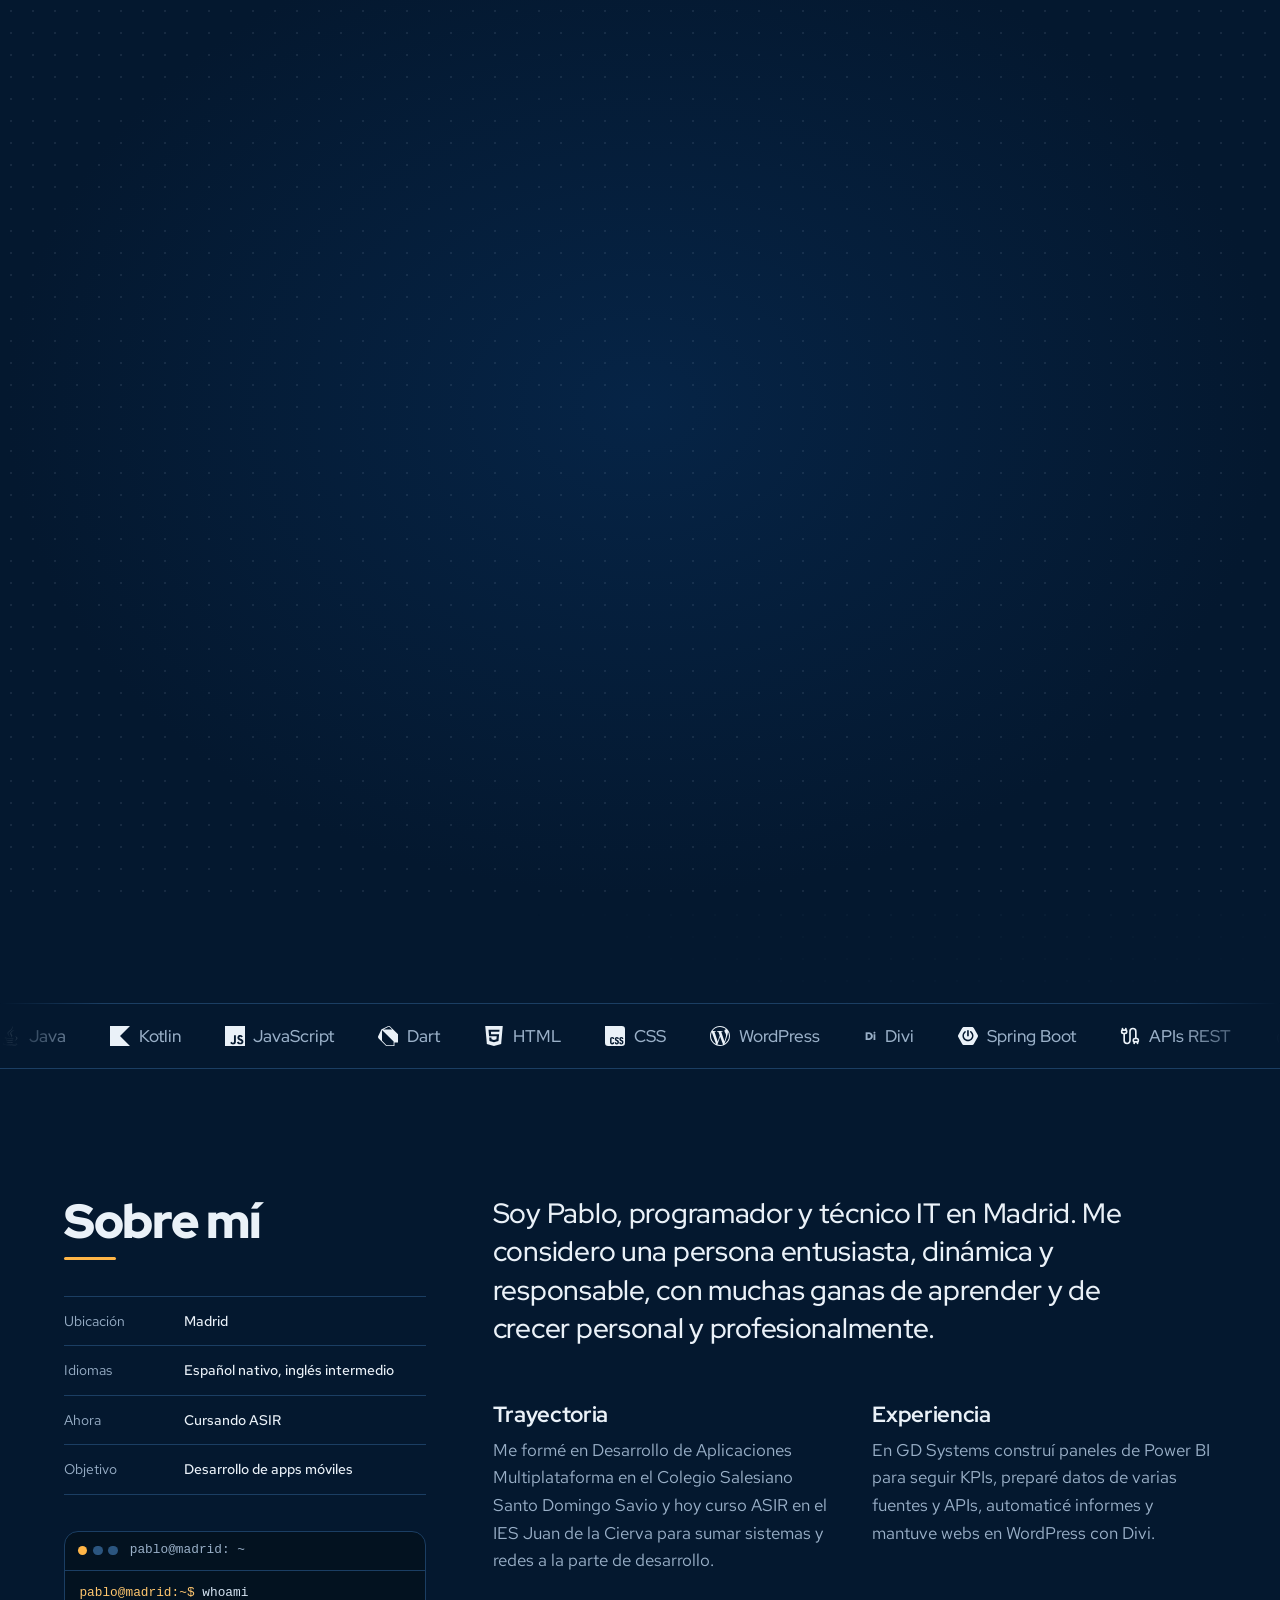
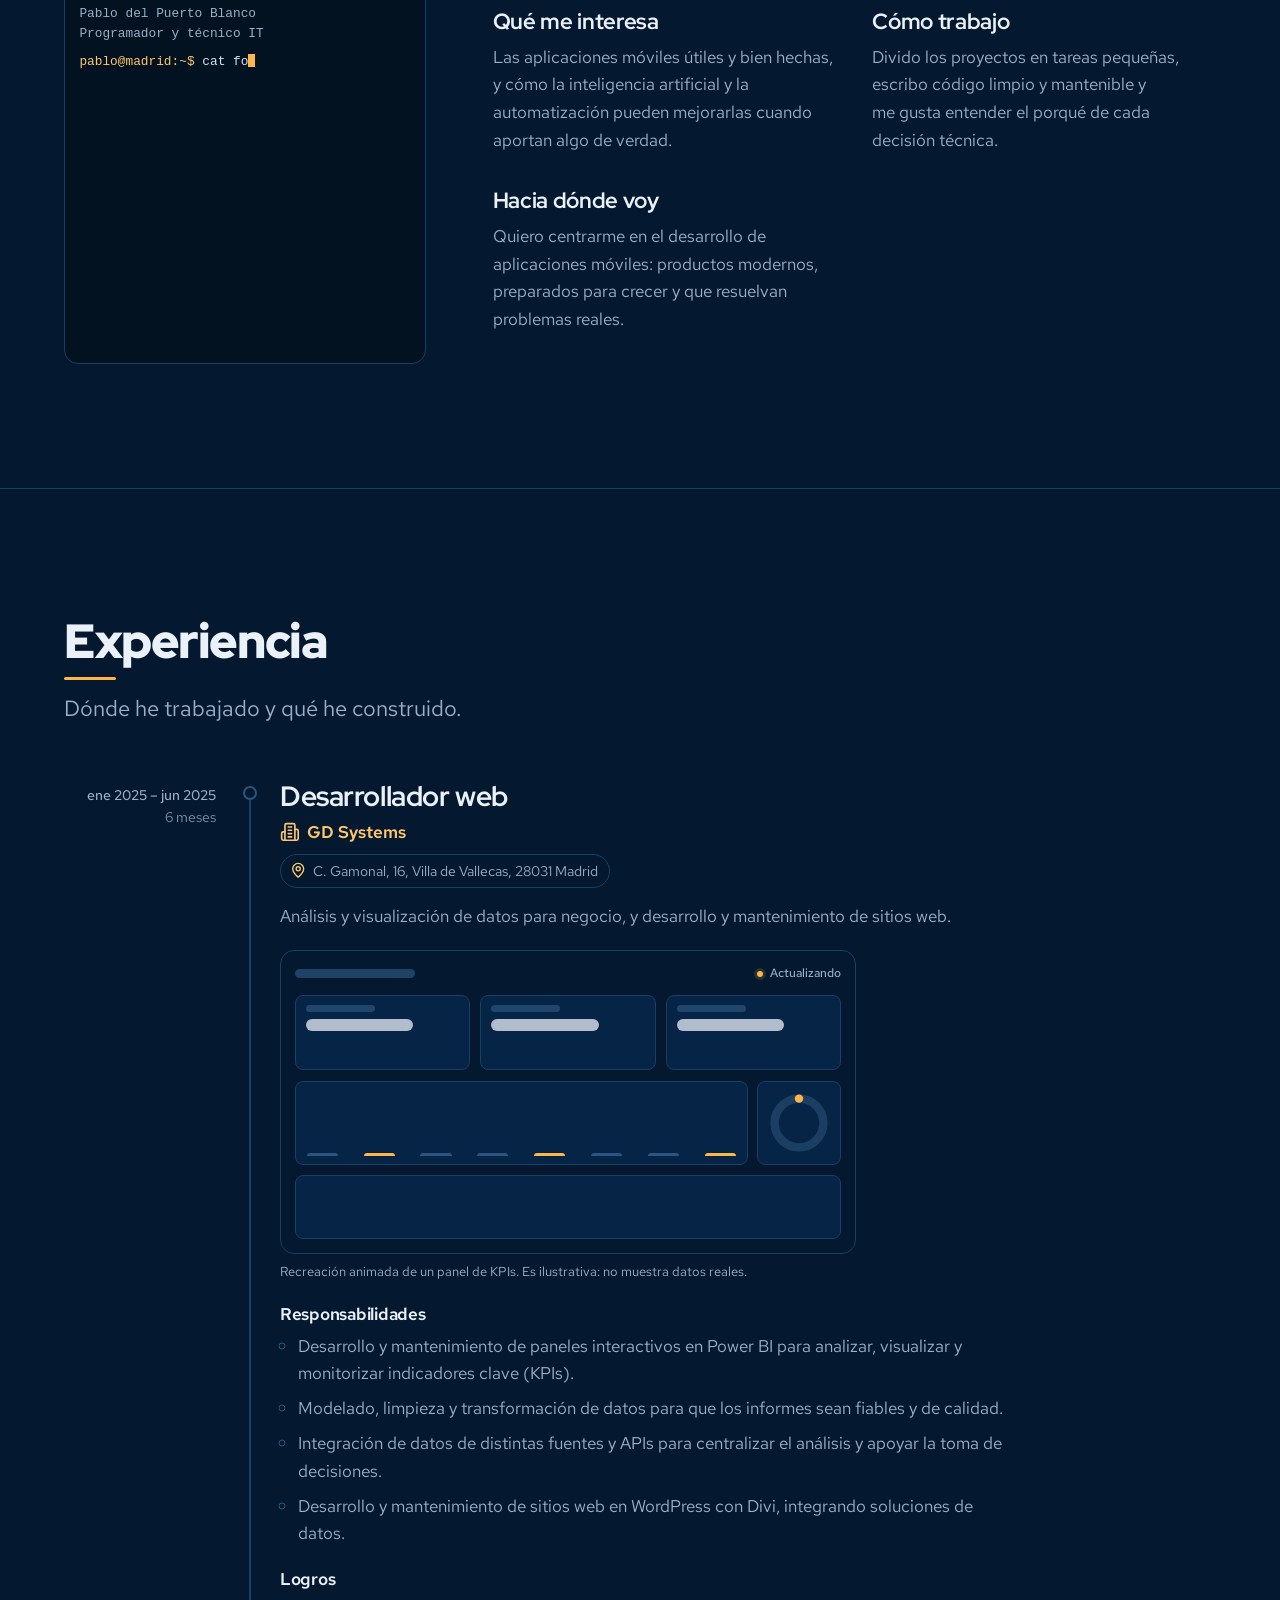
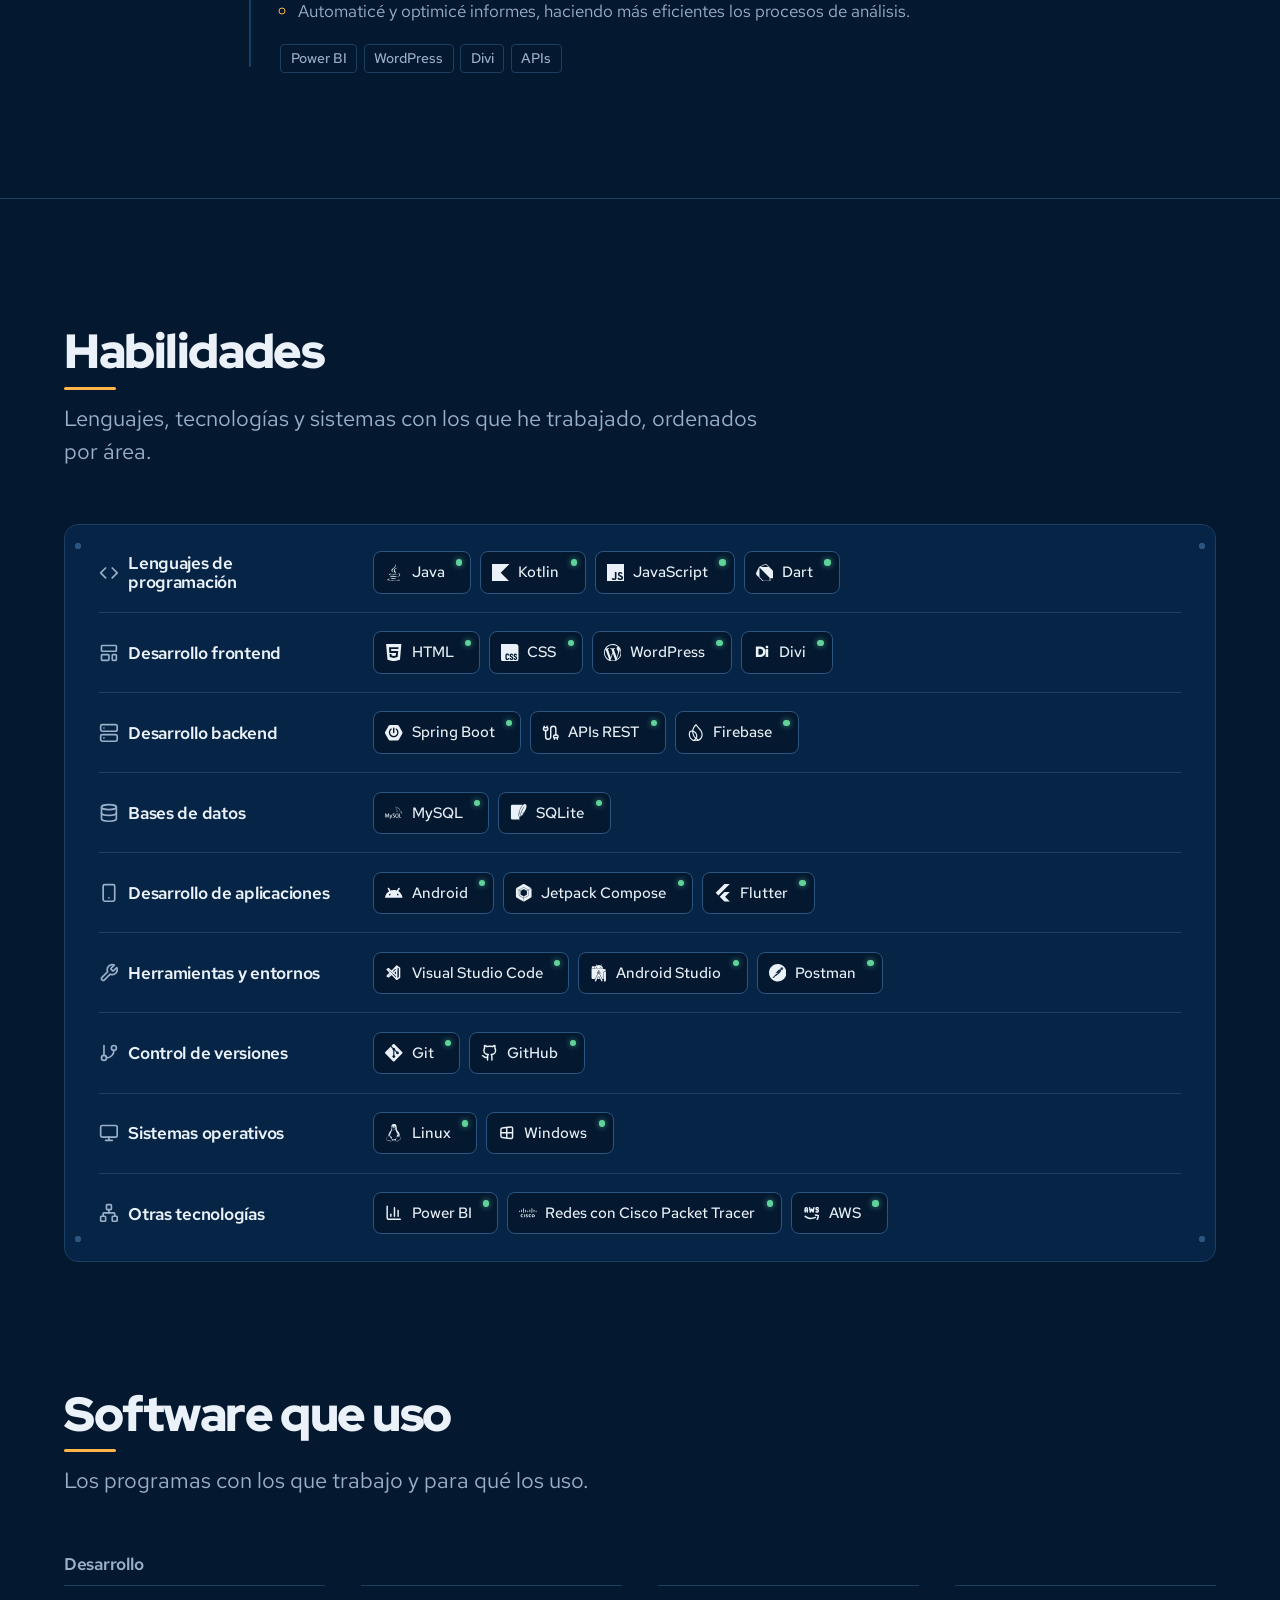
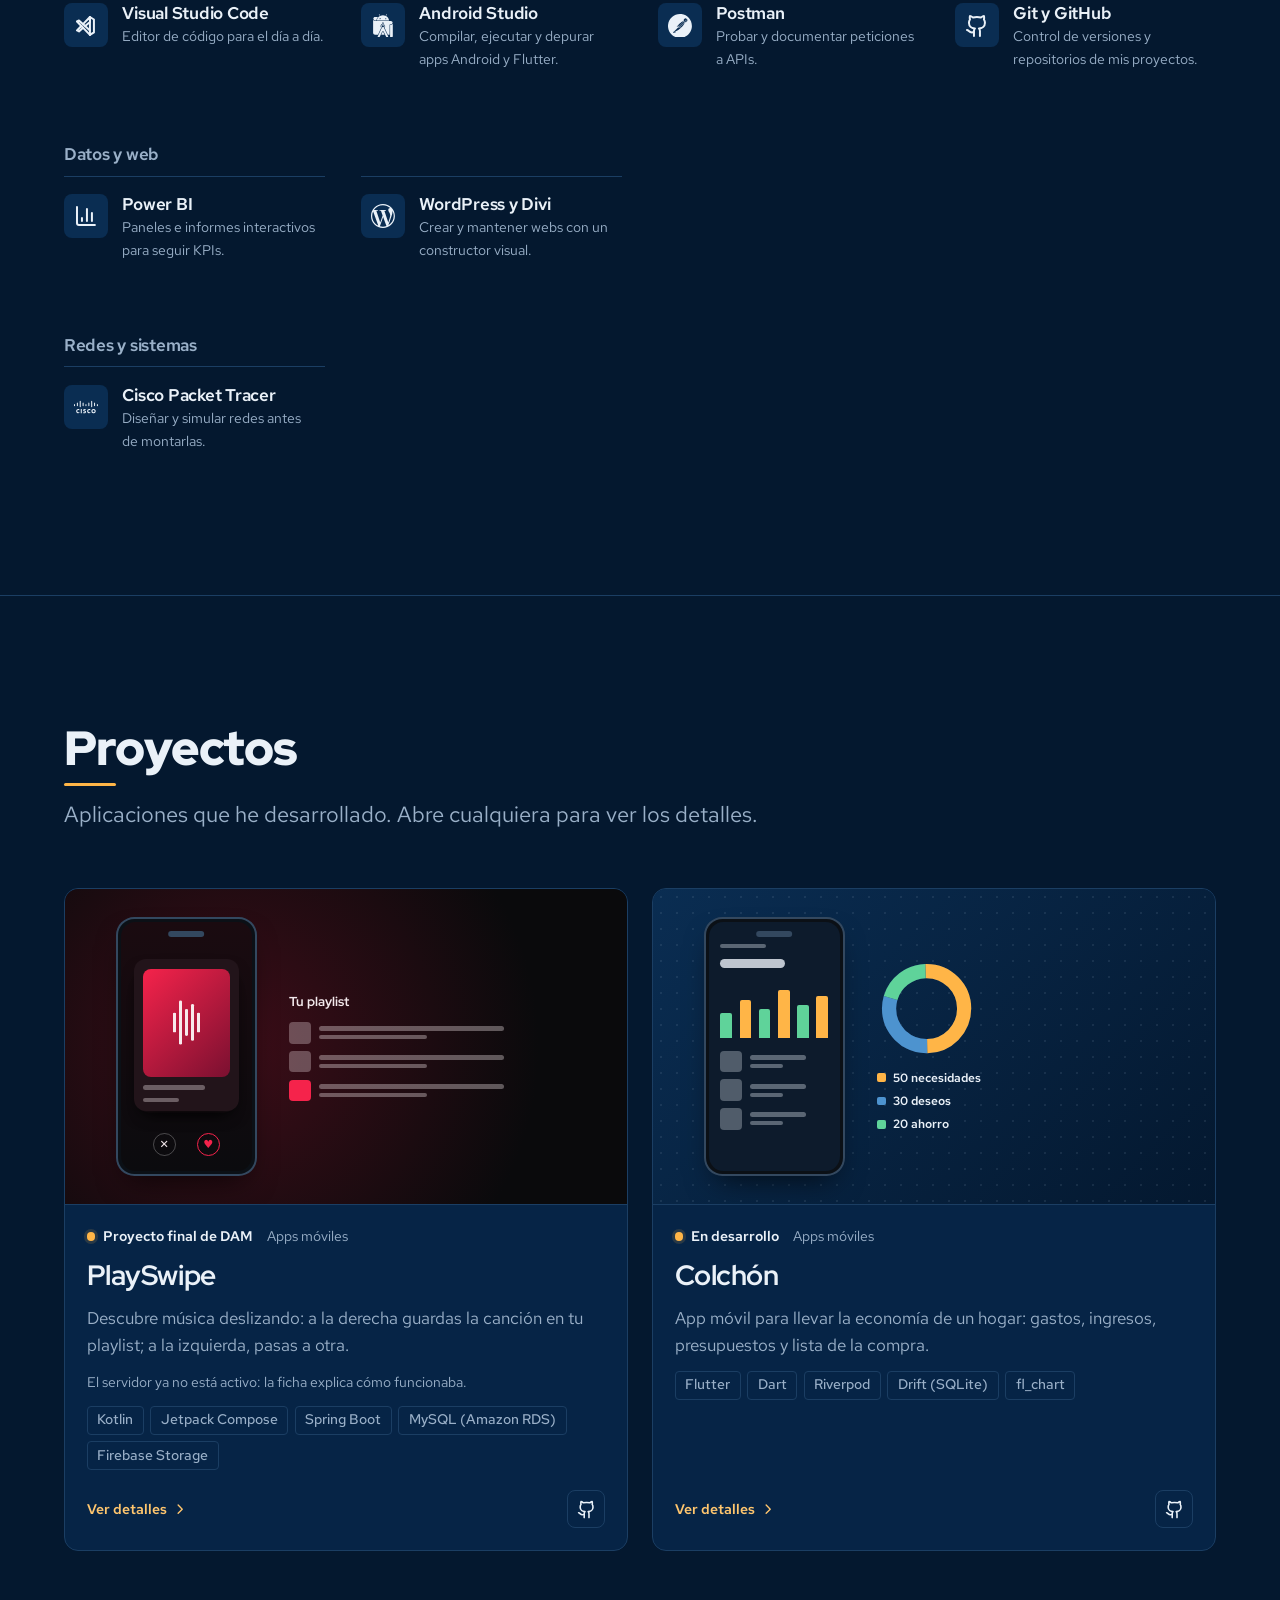
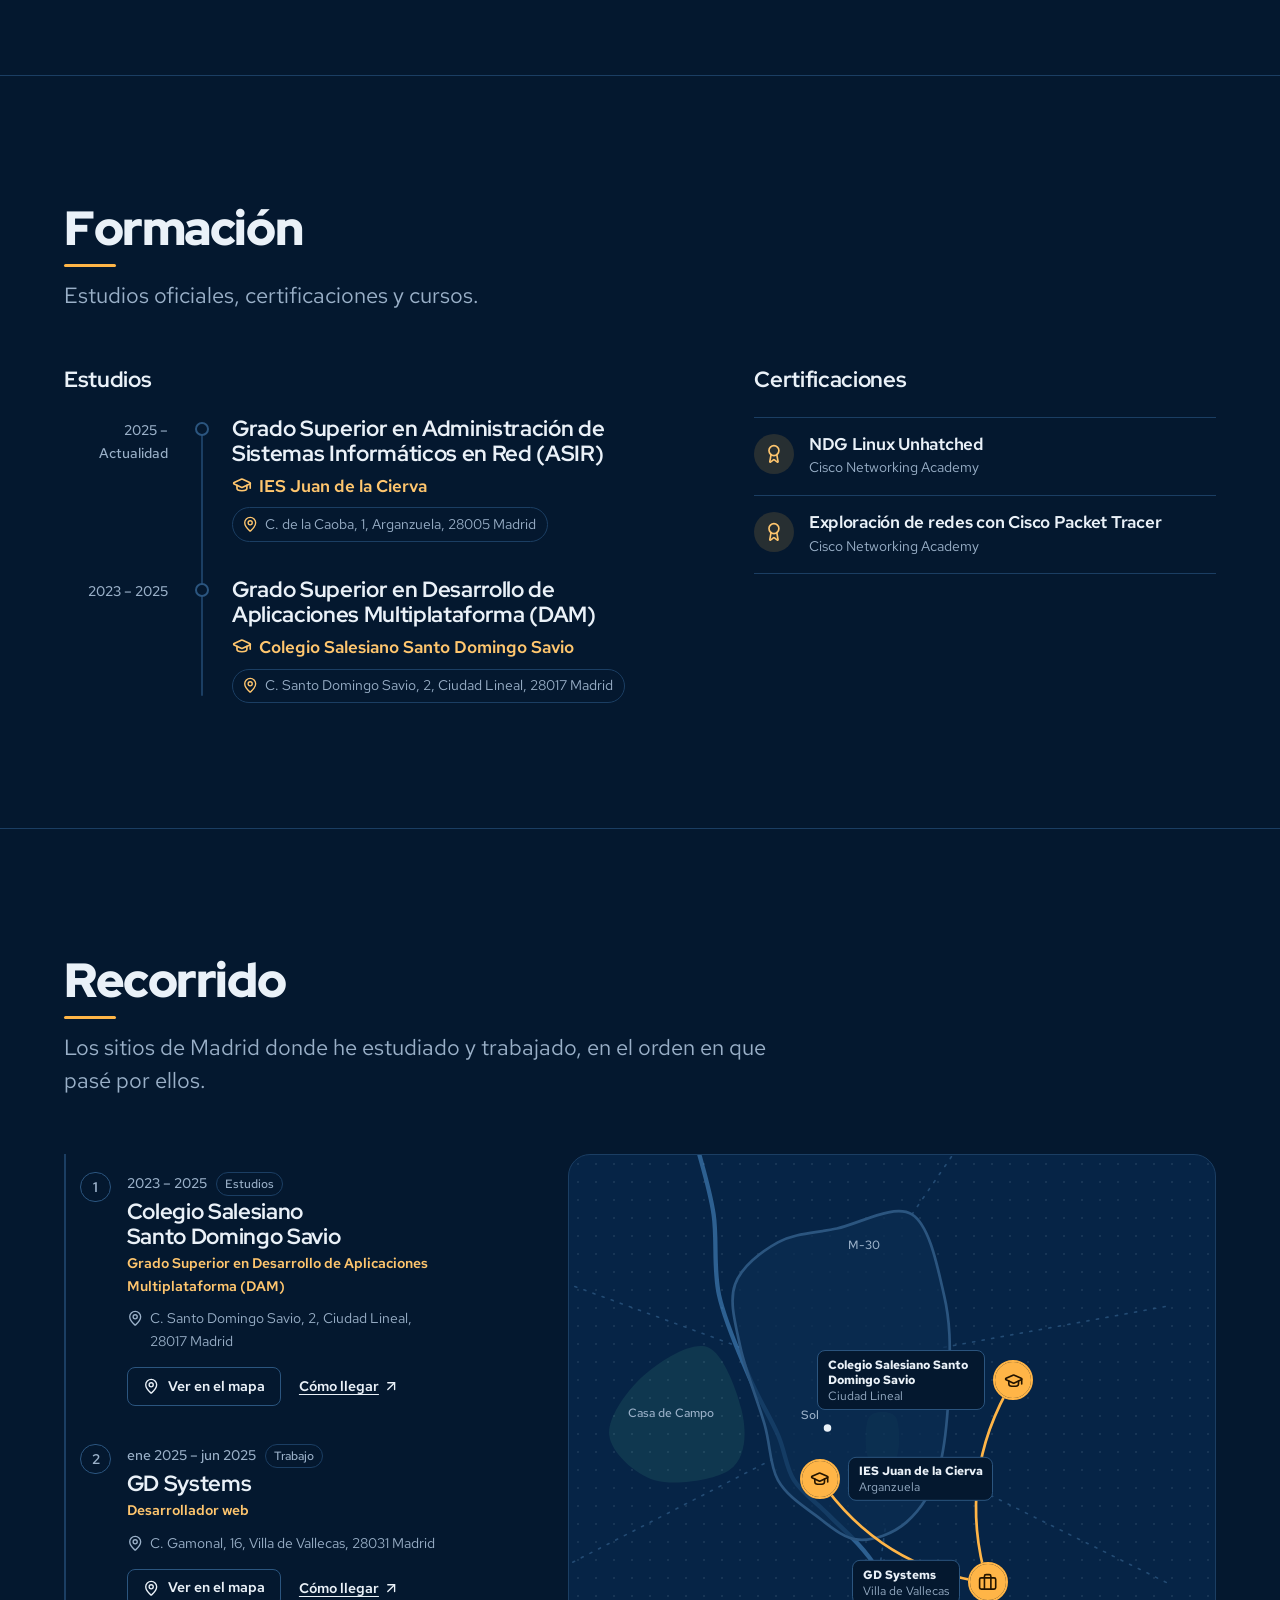
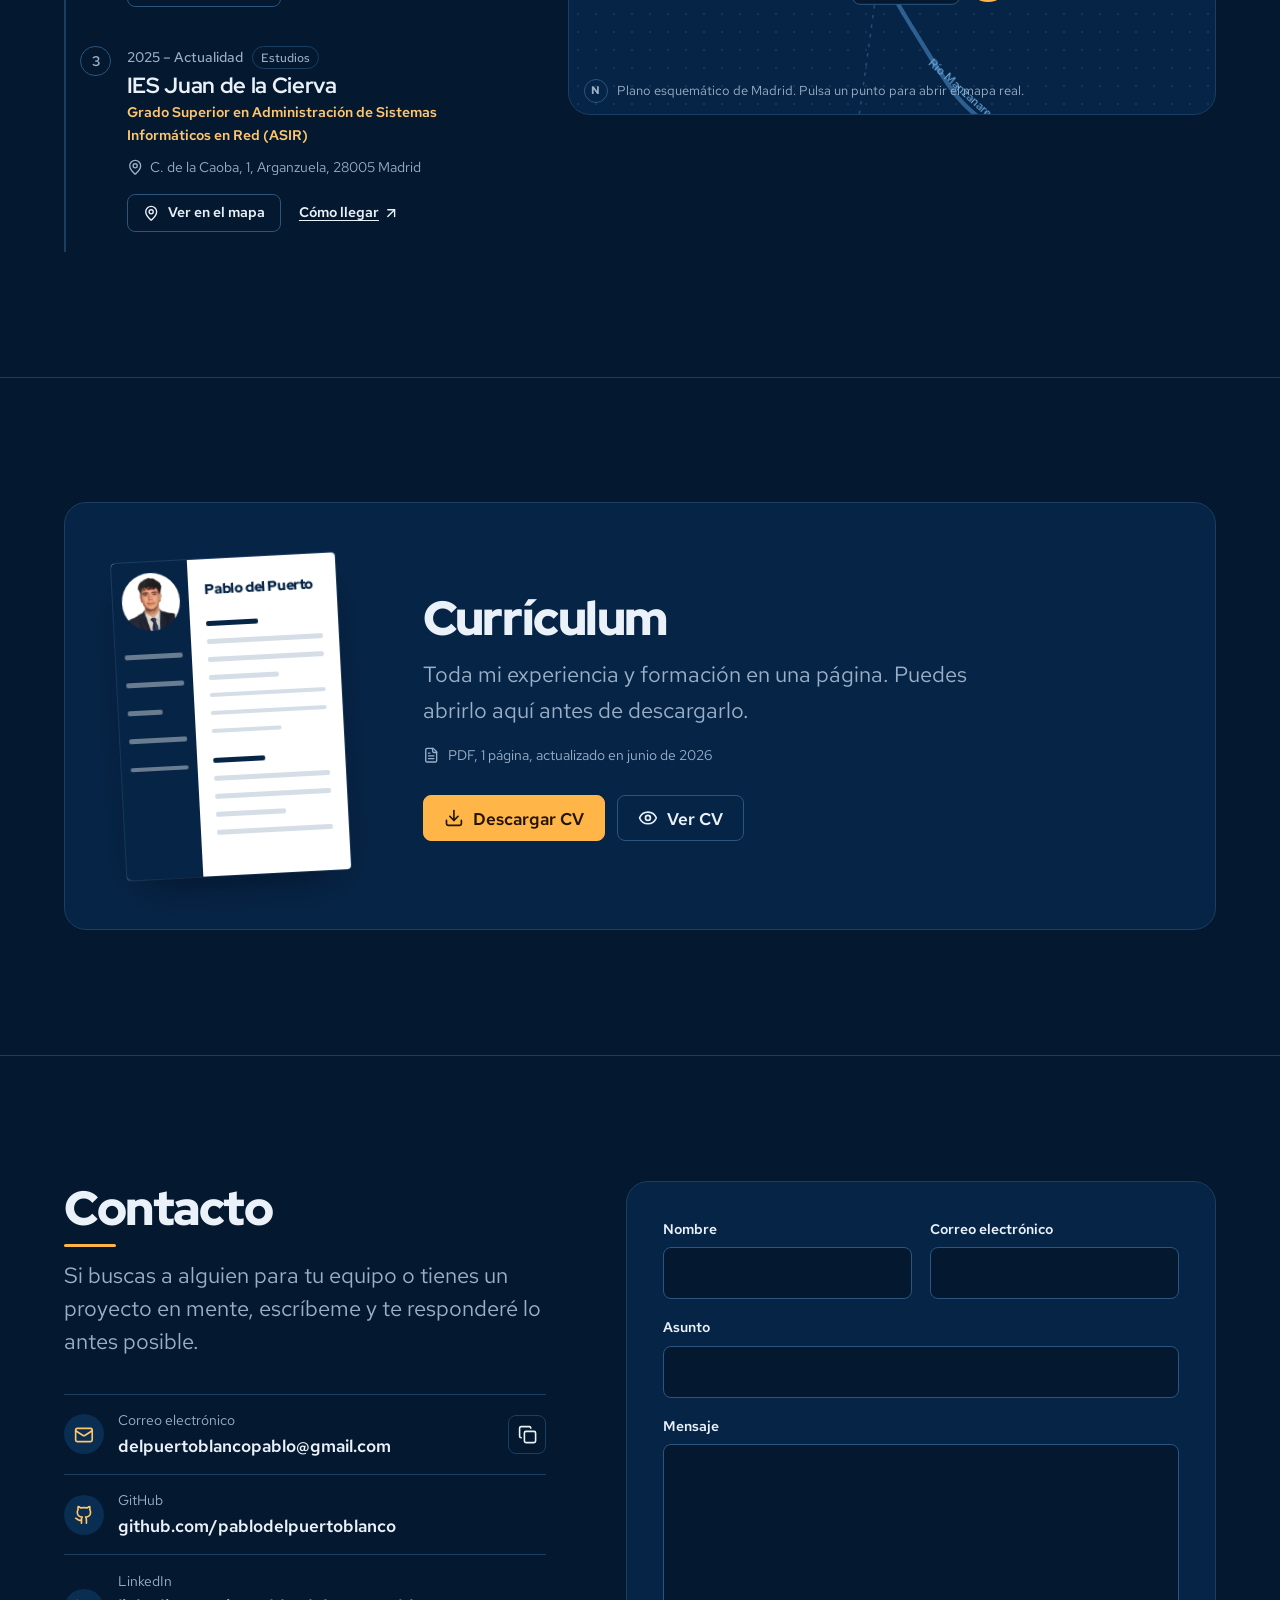
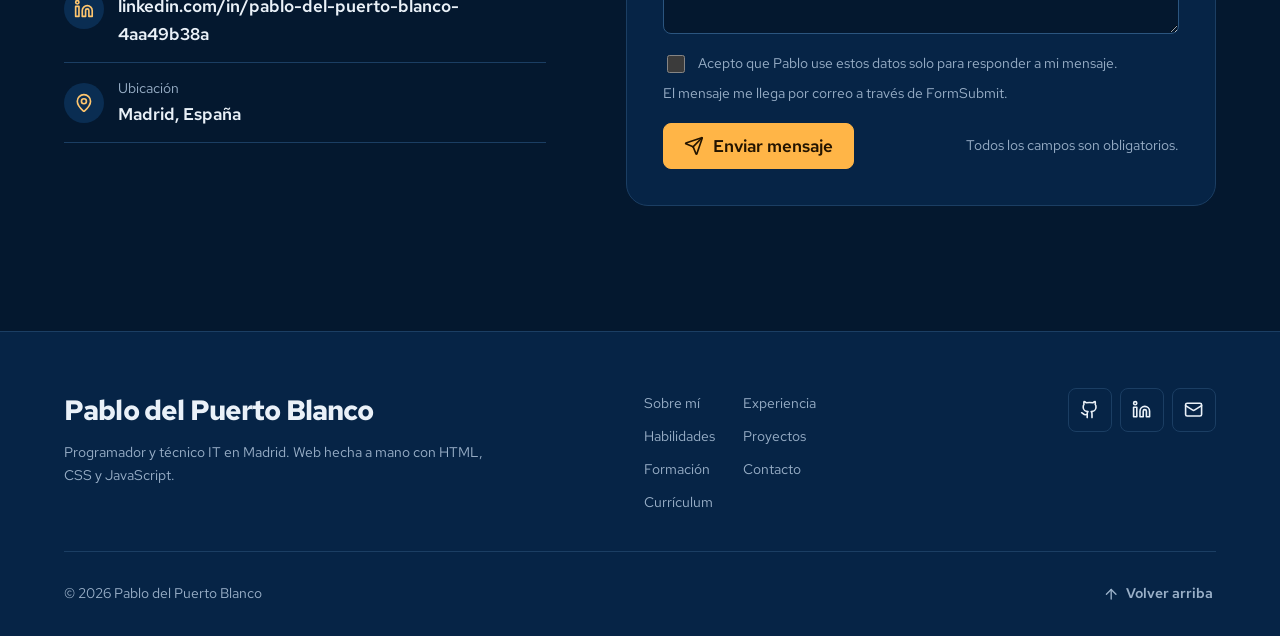
<file: index.html>
<!DOCTYPE html>
<html lang="es" data-theme="dark">
<head>
  <meta charset="utf-8">
  <meta name="viewport" content="width=device-width, initial-scale=1">

  <!-- SEO básico. Estos textos los leen Google y las vistas previas de LinkedIn/WhatsApp,
       que no ejecutan JavaScript, por eso viven aquí además de en data/portfolio.js. -->
  <title>Pablo del Puerto Blanco | Programador y técnico IT</title>
  <meta name="description" content="Portfolio de Pablo del Puerto Blanco, programador y técnico IT en Madrid. Desarrollo de aplicaciones, sistemas y redes, y análisis de datos con Power BI.">
  <meta name="author" content="Pablo del Puerto Blanco">
  <meta name="theme-color" content="#04182F" media="(prefers-color-scheme: dark)">
  <meta name="theme-color" content="#F4F7FB" media="(prefers-color-scheme: light)">
  <!-- Si cambias de dirección web, actualiza estas 3 URL, robots.txt, sitemap.xml y ajustes.urlSitio -->
  <link rel="canonical" href="https://pablodelpuertoblanco.github.io/">

  <meta property="og:type" content="profile">
  <meta property="og:locale" content="es_ES">
  <meta property="og:title" content="Pablo del Puerto Blanco | Programador y técnico IT">
  <meta property="og:description" content="Desarrollo de aplicaciones, sistemas y redes, y análisis de datos. Madrid.">
  <meta property="og:url" content="https://pablodelpuertoblanco.github.io/">
  <meta property="og:image" content="https://pablodelpuertoblanco.github.io/assets/img/og-image.png">
  <meta property="og:image:width" content="1200">
  <meta property="og:image:height" content="630">
  <meta name="twitter:card" content="summary_large_image">

  <link rel="icon" href="assets/img/favicon.svg" type="image/svg+xml">
  <link rel="icon" href="assets/img/favicon-32.png" sizes="32x32" type="image/png">
  <link rel="apple-touch-icon" href="assets/img/apple-touch-icon.png">

  <!-- Tipografía: Red Hat Display y Red Hat Text (Google Fonts). Ver README para alojarlas tú. -->
  <link rel="preconnect" href="https://fonts.googleapis.com">
  <link rel="preconnect" href="https://fonts.gstatic.com" crossorigin>
  <link rel="stylesheet" href="https://fonts.googleapis.com/css2?family=Red+Hat+Display:wght@500;700;900&family=Red+Hat+Text:ital,wght@0,400;0,500;0,600;1,400&display=swap">

  <link rel="stylesheet" href="css/tokens.css">
  <link rel="stylesheet" href="css/base.css">
  <link rel="stylesheet" href="css/components.css">
  <link rel="stylesheet" href="css/sections.css">
  <link rel="stylesheet" href="css/intro.css">
  <link rel="stylesheet" href="css/map.css">
  <link rel="stylesheet" href="css/animations.css">

  <link rel="modulepreload" href="js/main.js">
  <link rel="modulepreload" href="data/portfolio.js">

  <!-- Aplica el tema guardado antes de pintar, para evitar parpadeos -->
  <script>
    (function () {
      var root = document.documentElement;
      root.classList.add('js');
      try {
        var saved = localStorage.getItem('theme');
        if (saved === 'dark' || saved === 'light') root.dataset.theme = saved;
      } catch (e) { /* almacenamiento no disponible */ }
      if (location.protocol === 'file:') root.classList.add('is-file');
    })();
  </script>
  <script type="module" src="js/main.js"></script>
</head>
<body>
  <a class="skip-link" href="#contenido">Saltar al contenido</a>

  <div id="app"></div>

  <!-- Aviso si se abre el archivo con doble clic: los módulos JS necesitan un servidor -->
  <div class="file-notice" role="alert">
    <p><strong>Esta web necesita abrirse desde un servidor local.</strong></p>
    <p>Los navegadores bloquean los módulos de JavaScript al abrir el archivo con doble clic.
      Usa la extensión Live Server de VS Code o ejecuta <code>npx serve</code> en esta carpeta
      (más detalles en el README).</p>
  </div>

  <noscript>
    <div class="noscript">
      <h1>Pablo del Puerto Blanco</h1>
      <p>Programador y técnico IT en Madrid.</p>
      <p>
        <a href="cv/CV.pdf">Descargar CV (PDF)</a> ·
        <a href="https://www.linkedin.com/in/pablo-del-puerto-blanco-4aa49b38a/">LinkedIn</a> ·
        <a href="https://github.com/pablodelpuertoblanco">GitHub</a> ·
        <a href="mailto:delpuertoblancopablo@gmail.com">delpuertoblancopablo@gmail.com</a>
      </p>
      <p>Activa JavaScript para ver el portfolio completo.</p>
    </div>
  </noscript>
</body>
</html>
</file>
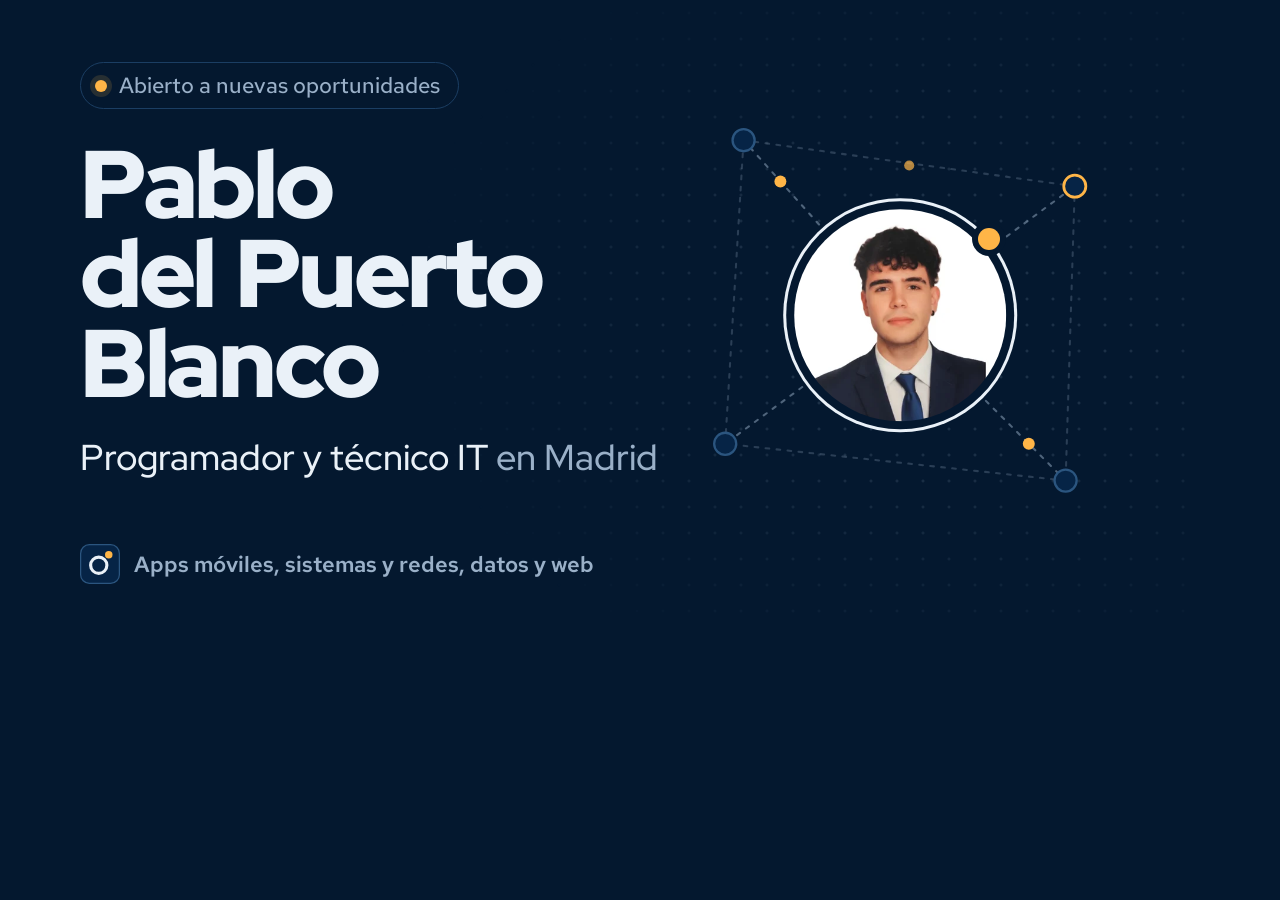
<file: extras/og-image.html>
<!DOCTYPE html>
<!-- Plantilla de la imagen para redes (assets/img/og-image.png, 1200x630).
     Para regenerarla: abre este archivo con Live Server, pon la ventana del
     navegador a 1200x630 (DevTools → modo dispositivo) y haz una captura. -->
<html lang="es" data-theme="dark">
<head>
  <meta charset="utf-8">
  <title>OG image</title>
  <link rel="stylesheet" href="https://fonts.googleapis.com/css2?family=Red+Hat+Display:wght@500;700;900&family=Red+Hat+Text:wght@500;600&display=swap">
  <link rel="stylesheet" href="../css/tokens.css">
  <style>
    html, body { margin: 0; }
    body {
      width: 1200px; height: 630px; overflow: hidden;
      background: var(--bg); color: var(--text);
      font-family: var(--font-text);
      position: relative;
    }
    .grid {
      position: absolute; inset: 0;
      background-image: radial-gradient(rgb(154 176 200 / 0.16) 1.2px, transparent 1.8px);
      background-size: 26px 26px;
      mask-image: radial-gradient(ellipse 60% 85% at 78% 50%, #000 25%, transparent 75%);
    }
    .text { position: absolute; left: 80px; top: 62px; width: 640px; }
    .status {
      display: inline-flex; align-items: center; gap: 12px;
      padding: 8px 18px 8px 14px; border: 1px solid var(--line); border-radius: 999px;
      color: var(--muted); font-size: 22px; font-weight: 500;
    }
    .led { width: 12px; height: 12px; border-radius: 50%; background: var(--amber); box-shadow: 0 0 0 5px var(--amber-soft); }
    h1 {
      margin: 30px 0 0; font-family: var(--font-display); font-weight: 900;
      font-size: 96px; line-height: 0.93; letter-spacing: -0.035em; word-spacing: 0.06em;
    }
    .role { margin-top: 26px; font-family: var(--font-display); font-size: 36px; font-weight: 500; }
    .role span { color: var(--muted); }
    .bar { position: absolute; left: 80px; bottom: 46px; display: flex; align-items: center; gap: 14px; color: var(--muted); font-size: 22px; font-weight: 600; }
    .bar svg { width: 40px; height: 40px; }
    .topo { position: absolute; right: 70px; top: 85px; width: 460px; height: 460px; }
    .topo svg.links { position: absolute; inset: 0; }
    .photo {
      position: absolute; left: 50%; top: 50%; width: 46%; aspect-ratio: 1; transform: translate(-50%, -50%);
      border-radius: 50%; background: #fff url("../assets/img/avatar.webp") center / cover;
      box-shadow: 0 0 0 8px var(--bg), 0 0 0 11px var(--avatar-ring);
    }
    .core-led { position: absolute; left: 67%; top: 31%; width: 22px; height: 22px; border-radius: 50%; background: var(--amber); box-shadow: 0 0 0 6px var(--bg); }
    .pkt { fill: var(--amber); }
  </style>
</head>
<body>
  <div class="grid"></div>
  <div class="text">
    <div class="status"><span class="led"></span>Abierto a nuevas oportunidades</div>
    <h1>Pablo<br>del Puerto Blanco</h1>
    <p class="role">Programador y técnico IT <span>en Madrid</span></p>
  </div>
  <div class="bar">
    <svg viewBox="0 0 64 64" aria-hidden="true"><rect x="1" y="1" width="62" height="62" rx="14" fill="#062446" stroke="#2b557f" stroke-width="2"/><circle cx="30" cy="34" r="13" fill="none" stroke="#eaf1f8" stroke-width="5"/><circle cx="46" cy="17" r="6" fill="#ffb547"/></svg>
    Apps móviles, sistemas y redes, datos y web
  </div>
  <div class="topo">
    <svg class="links" viewBox="0 0 100 100" preserveAspectRatio="none">
      <g stroke="#9ab0c8" stroke-opacity="0.5" stroke-width="0.45" stroke-dasharray="0.8 1.6" stroke-linecap="round">
        <line x1="50" y1="50" x2="16" y2="12"/><line x1="50" y1="50" x2="88" y2="22"/>
        <line x1="50" y1="50" x2="86" y2="86"/><line x1="50" y1="50" x2="12" y2="78"/>
        <line x1="16" y1="12" x2="88" y2="22" stroke-opacity="0.25"/><line x1="88" y1="22" x2="86" y2="86" stroke-opacity="0.25"/>
        <line x1="86" y1="86" x2="12" y2="78" stroke-opacity="0.25"/><line x1="12" y1="78" x2="16" y2="12" stroke-opacity="0.25"/>
      </g>
      <circle class="pkt" cx="24" cy="21" r="1.3"/><circle class="pkt" cx="78" cy="78" r="1.3"/><circle class="pkt" cx="52" cy="17.5" r="1.1" opacity="0.7"/>
      <circle cx="16" cy="12" r="2.4" fill="#062446" stroke="#2b557f" stroke-width="0.5"/>
      <circle cx="88" cy="22" r="2.4" fill="#062446" stroke="#ffb547" stroke-width="0.6"/>
      <circle cx="86" cy="86" r="2.4" fill="#062446" stroke="#2b557f" stroke-width="0.5"/>
      <circle cx="12" cy="78" r="2.4" fill="#062446" stroke="#2b557f" stroke-width="0.5"/>
    </svg>
    <div class="photo"></div>
    <div class="core-led"></div>
  </div>
</body>
</html>
</file>
<file: css/tokens.css>
/* =============================================================================
   TOKENS DE DISEÑO
   Colores, tipografía, espaciado y movimiento. Cambia aquí la identidad visual.
   El marino es el mismo del CV (#062446) para que web y PDF formen una sola marca.
   El ámbar es el color de los LED de actividad de un switch.
   ========================================================================== */

:root {
  /* Tipografía */
  --font-display: "Red Hat Display", "Inter Display", "Inter", system-ui, -apple-system, "Segoe UI", Roboto, sans-serif;
  --font-text: "Red Hat Text", "Inter", system-ui, -apple-system, "Segoe UI", Roboto, sans-serif;

  /* Escala tipográfica (tercera mayor, fluida) */
  --step--1: clamp(0.83rem, 0.81rem + 0.1vw, 0.89rem);
  --step-0: clamp(1rem, 0.97rem + 0.15vw, 1.08rem);
  --step-1: clamp(1.2rem, 1.14rem + 0.3vw, 1.38rem);
  --step-2: clamp(1.44rem, 1.33rem + 0.55vw, 1.78rem);
  --step-3: clamp(1.73rem, 1.54rem + 0.95vw, 2.3rem);
  --step-4: clamp(2.07rem, 1.74rem + 1.6vw, 3.05rem);
  --step-hero: clamp(2.7rem, 1.6rem + 5.2vw, 6rem);

  /* Espaciado */
  --space-2xs: 0.25rem;
  --space-xs: 0.5rem;
  --space-s: 0.75rem;
  --space-m: 1rem;
  --space-l: 1.5rem;
  --space-xl: 2.25rem;
  --space-2xl: 3.5rem;
  --space-section: clamp(4.5rem, 3rem + 6vw, 8rem);

  /* Layout */
  --container: 72rem;
  --gutter: clamp(1.15rem, 0.6rem + 2.4vw, 2.5rem);
  --measure: 66ch;

  /* Radios: jerarquía, no un radio único para todo */
  --radius-xs: 4px;
  --radius-s: 8px;
  --radius-m: 14px;
  --radius-l: 22px;

  /* Movimiento */
  --ease-out: cubic-bezier(0.22, 1, 0.36, 1);
  --dur-fast: 160ms;
  --dur: 280ms;
  --dur-slow: 700ms;

  --header-h: 4.25rem;
}

/* ---------- Tema oscuro (principal) ---------- */
:root,
[data-theme="dark"] {
  color-scheme: dark;
  --bg: #04182f;
  --surface: #062446;      /* marino del CV */
  --surface-2: #0a2d52;
  --line: #1b3e63;
  --line-strong: #2b557f;
  --text: #eaf1f8;
  --muted: #9ab0c8;
  --amber: #ffb547;        /* LED de actividad */
  --amber-text: #ffc66e;   /* ámbar para texto pequeño sobre marino */
  --amber-ink: #231400;    /* texto sobre botones ámbar */
  --amber-soft: rgb(255 181 71 / 0.14);
  --ok: #5fd39a;
  --danger: #ff8a7a;
  --avatar-ring: #eaf1f8;
  --shadow: 0 18px 40px -18px rgb(0 8 20 / 0.7);
  --header-bg: rgb(4 24 47 / 0.78);
  --grid-dot: rgb(154 176 200 / 0.12);
}

/* ---------- Tema claro ---------- */
[data-theme="light"] {
  color-scheme: light;
  --bg: #f4f7fb;
  --surface: #ffffff;
  --surface-2: #e9eff6;
  --line: #d2dce7;
  --line-strong: #a9bbcf;
  --text: #062446;
  --muted: #4b6280;
  --amber: #ffb547;
  --amber-text: #8f5200;
  --amber-ink: #231400;
  --amber-soft: rgb(255 181 71 / 0.22);
  --ok: #1d7a4f;
  --danger: #b4321f;
  --avatar-ring: #062446;
  --shadow: 0 18px 40px -20px rgb(6 36 70 / 0.35);
  --header-bg: rgb(244 247 251 / 0.82);
  --grid-dot: rgb(6 36 70 / 0.09);
}
</file>
<file: css/base.css>
/* =============================================================================
   BASE: reset, tipografía, utilidades de layout y accesibilidad
   ========================================================================== */

*,
*::before,
*::after {
  box-sizing: border-box;
}

html {
  -webkit-text-size-adjust: 100%;
  text-size-adjust: 100%;
  scroll-behavior: smooth;
  scroll-padding-top: calc(var(--header-h) + 1rem);
}

body {
  margin: 0;
  min-height: 100vh;
  background: var(--bg);
  color: var(--text);
  font-family: var(--font-text);
  font-size: var(--step-0);
  line-height: 1.6;
  font-kerning: normal;
  text-rendering: optimizeLegibility;
  -webkit-font-smoothing: antialiased;
  transition: background-color var(--dur) ease, color var(--dur) ease;
}

h1,
h2,
h3,
h4 {
  margin: 0;
  font-family: var(--font-display);
  font-weight: 700;
  line-height: 1.12;
  letter-spacing: -0.015em;
  text-wrap: balance;
}

p,
ul,
ol,
dl,
dd,
figure,
blockquote {
  margin: 0;
}

p {
  text-wrap: pretty;
}

ul[role="list"],
ol[role="list"] {
  list-style: none;
  padding: 0;
}

img,
svg {
  display: block;
  max-width: 100%;
}

img {
  height: auto;
}

a {
  color: inherit;
  text-decoration-thickness: 1px;
  text-underline-offset: 0.2em;
}

button,
input,
textarea,
select {
  font: inherit;
  color: inherit;
}

button {
  cursor: pointer;
}

code {
  font-size: 0.92em;
  padding: 0.1em 0.35em;
  border-radius: var(--radius-xs);
  background: var(--surface-2);
}

::selection {
  background: var(--amber);
  color: var(--amber-ink);
}

/* ---------- Foco visible ---------- */
:focus-visible {
  outline: 2px solid var(--amber);
  outline-offset: 3px;
  border-radius: var(--radius-xs);
}

/* ---------- Utilidades ---------- */
.container {
  width: min(100% - 2 * var(--gutter), var(--container));
  margin-inline: auto;
}

.visually-hidden {
  position: absolute !important;
  width: 1px;
  height: 1px;
  padding: 0;
  margin: -1px;
  overflow: hidden;
  clip: rect(0 0 0 0);
  white-space: nowrap;
  border: 0;
}

.icon {
  width: 1.15em;
  height: 1.15em;
  flex-shrink: 0;
}

.skip-link {
  position: fixed;
  top: 0.75rem;
  left: 0.75rem;
  z-index: 100;
  padding: 0.6rem 1rem;
  border-radius: var(--radius-s);
  background: var(--amber);
  color: var(--amber-ink);
  font-weight: 600;
  text-decoration: none;
  transform: translateY(-160%);
  transition: transform var(--dur) var(--ease-out);
}

.skip-link:focus {
  transform: translateY(0);
}

/* ---------- Avisos de arranque ---------- */
.file-notice {
  display: none;
}

.is-file:not([data-ready]) .file-notice {
  display: block;
  max-width: 38rem;
  margin: 15vh auto;
  padding: 1.5rem 1.75rem;
  border: 1px solid var(--line-strong);
  border-radius: var(--radius-m);
  background: var(--surface);
}

.file-notice p + p,
.noscript p + p {
  margin-top: 0.75rem;
}

.noscript {
  max-width: 38rem;
  margin: 15vh auto;
  padding: 0 1.5rem;
}

.noscript h1 {
  margin-bottom: 0.5rem;
}

/* ---------- Movimiento reducido ---------- */
@media (prefers-reduced-motion: reduce) {
  html {
    scroll-behavior: auto;
  }

  *,
  *::before,
  *::after {
    animation-duration: 0.01ms !important;
    animation-iteration-count: 1 !important;
    transition-duration: 0.01ms !important;
  }
}
</file>
<file: css/components.css>
/* =============================================================================
   COMPONENTES REUTILIZABLES
   Botones, etiquetas, LED, marcas EDITAR, diálogos y campos de formulario.
   ========================================================================== */

/* ---------- Botones ---------- */
.btn {
  --btn-bg: transparent;
  --btn-fg: var(--text);
  --btn-border: var(--line-strong);
  display: inline-flex;
  align-items: center;
  justify-content: center;
  gap: 0.55rem;
  min-height: 2.9rem;
  padding: 0.7rem 1.25rem;
  border: 1px solid var(--btn-border);
  border-radius: var(--radius-s);
  background: var(--btn-bg);
  color: var(--btn-fg);
  font-family: var(--font-text);
  font-size: var(--step-0);
  font-weight: 600;
  line-height: 1.1;
  text-decoration: none;
  white-space: nowrap;
  transition:
    transform var(--dur-fast) var(--ease-out),
    background-color var(--dur-fast) ease,
    border-color var(--dur-fast) ease,
    box-shadow var(--dur-fast) ease;
}

.btn:hover {
  transform: translateY(-2px);
  border-color: var(--amber);
}

.btn:active {
  transform: translateY(0);
}

.btn--primary {
  --btn-bg: var(--amber);
  --btn-fg: var(--amber-ink);
  --btn-border: var(--amber);
}

.btn--primary:hover {
  box-shadow: 0 10px 24px -10px rgb(255 181 71 / 0.75);
}

.btn--small {
  min-height: 2.4rem;
  padding: 0.5rem 0.95rem;
  font-size: var(--step--1);
}

.btn[disabled] {
  cursor: progress;
  opacity: 0.7;
  transform: none;
}

/* Botón solo con icono (redes, tema, menú) */
.icon-btn {
  display: inline-grid;
  place-items: center;
  width: 2.75rem;
  height: 2.75rem;
  border: 1px solid var(--line);
  border-radius: var(--radius-s);
  background: transparent;
  color: var(--text);
  text-decoration: none;
  transition: border-color var(--dur-fast) ease, color var(--dur-fast) ease, transform var(--dur-fast) var(--ease-out);
}

.icon-btn:hover {
  border-color: var(--amber);
  color: var(--amber-text);
  transform: translateY(-2px);
}

.icon-btn .icon {
  width: 1.2rem;
  height: 1.2rem;
}

/* ---------- LED (estado, nodos, puertos) ---------- */
.led {
  display: inline-block;
  width: 0.55rem;
  height: 0.55rem;
  border-radius: 50%;
  background: var(--amber);
  box-shadow: 0 0 0 3px var(--amber-soft);
  flex-shrink: 0;
}

.led--blink {
  animation: led-blink 2.4s ease-in-out infinite;
}

@keyframes led-blink {
  0%, 100% { opacity: 1; }
  50% { opacity: 0.35; }
}

/* ---------- Etiquetas de tecnología ---------- */
.tags {
  display: flex;
  flex-wrap: wrap;
  gap: 0.4rem;
  padding: 0;
  list-style: none;
}

.tag {
  display: inline-flex;
  align-items: center;
  padding: 0.22rem 0.6rem;
  border: 1px solid var(--line);
  border-radius: var(--radius-xs);
  color: var(--muted);
  font-size: var(--step--1);
  font-weight: 500;
  line-height: 1.4;
}

/* ---------- Marcas EDITAR / PLACEHOLDER ---------- */
.ph {
  display: inline;
  color: var(--muted);
  font-style: italic;
  text-decoration: underline dashed var(--amber);
  text-decoration-thickness: 1px;
  text-underline-offset: 0.25em;
}

.ph-badge {
  display: inline-block;
  margin-right: 0.4em;
  padding: 0.05em 0.4em;
  border-radius: var(--radius-xs);
  background: var(--amber);
  color: var(--amber-ink);
  font-family: var(--font-text);
  font-size: 0.68em;
  font-style: normal;
  font-weight: 700;
  letter-spacing: 0.02em;
  vertical-align: 0.15em;
  text-decoration: none;
}

/* Elementos provisionales: borde discontinuo (solo en los lados que ya tienen borde) */
.icon-btn.is-placeholder,
.tag.is-placeholder,
.port.is-placeholder,
.project__card.is-placeholder {
  border-style: dashed;
}

.tool.is-placeholder,
.channel.is-placeholder {
  border-top-style: dashed;
}

/* ---------- Monograma (cuando no hay icono) ---------- */
.monogram {
  display: inline-grid;
  place-items: center;
  width: 1.15em;
  height: 1.15em;
  font-family: var(--font-display);
  font-size: 1em;
  font-weight: 900;
  letter-spacing: -0.04em;
  line-height: 1;
}

/* ---------- Diálogo (modal nativo) ---------- */
.dialog {
  width: min(100% - 2rem, 46rem);
  max-height: min(100% - 2rem, 52rem);
  padding: 0;
  border: 1px solid var(--line-strong);
  border-radius: var(--radius-l);
  background: var(--surface);
  color: var(--text);
  box-shadow: var(--shadow);
  overflow: hidden;
}

.dialog--wide {
  width: min(100% - 2rem, 62rem);
  height: min(100% - 2rem, 56rem);
}

.dialog::backdrop {
  background: rgb(2 12 24 / 0.72);
  backdrop-filter: blur(3px);
}

.dialog[open] {
  display: flex;
  flex-direction: column;
  animation: dialog-in var(--dur) var(--ease-out);
}

@keyframes dialog-in {
  from { opacity: 0; transform: translateY(12px) scale(0.98); }
  to { opacity: 1; transform: none; }
}

.dialog__bar {
  display: flex;
  align-items: center;
  justify-content: space-between;
  gap: 1rem;
  padding: 0.85rem 1rem 0.85rem 1.4rem;
  border-bottom: 1px solid var(--line);
}

.dialog__title {
  font-size: var(--step-1);
}

.dialog__body {
  overflow: auto;
  overscroll-behavior: contain;
}

.dialog__frame {
  flex: 1;
  width: 100%;
  border: 0;
  background: #fff;
}

/* ---------- Formulario ---------- */
.field {
  display: grid;
  gap: 0.4rem;
}

.field__label {
  font-weight: 600;
  font-size: var(--step--1);
}

.field__input {
  width: 100%;
  min-height: 2.9rem;
  padding: 0.7rem 0.9rem;
  border: 1px solid var(--line-strong);
  border-radius: var(--radius-s);
  background: var(--bg);
  color: var(--text);
  transition: border-color var(--dur-fast) ease, box-shadow var(--dur-fast) ease;
}

.field__input::placeholder {
  color: var(--muted);
  opacity: 0.75;
}

.field__input:hover {
  border-color: var(--muted);
}

.field__input:focus {
  outline: none;
  border-color: var(--amber);
  box-shadow: 0 0 0 3px var(--amber-soft);
}

textarea.field__input {
  min-height: 9rem;
  resize: vertical;
}

.field__input[aria-invalid="true"] {
  border-color: var(--danger);
}

.field__error {
  display: flex;
  align-items: center;
  gap: 0.35rem;
  min-height: 1.2em;
  color: var(--danger);
  font-size: var(--step--1);
}

.field__error:empty {
  display: none;
}

.check {
  display: flex;
  align-items: flex-start;
  gap: 0.6rem;
  font-size: var(--step--1);
  color: var(--muted);
}

.check input {
  width: 1.1rem;
  height: 1.1rem;
  margin-top: 0.2rem;
  accent-color: var(--amber);
  flex-shrink: 0;
}

/* Campo trampa para bots: invisible para personas */
.hp {
  position: absolute;
  left: -9999px;
  width: 1px;
  height: 1px;
  overflow: hidden;
}

/* ---------- Revelado al hacer scroll ---------- */
.has-motion [data-reveal] {
  opacity: 0;
  transform: translateY(14px);
  transition: opacity 600ms var(--ease-out), transform 600ms var(--ease-out);
  transition-delay: var(--reveal-delay, 0ms);
}

.has-motion [data-reveal].is-visible {
  opacity: 1;
  transform: none;
}
</file>
<file: css/sections.css>
/* =============================================================================
   SECCIONES
   Cabecera, hero (topología), sobre mí, timeline, panel de habilidades,
   herramientas, proyectos, CV, contacto y pie.
   ========================================================================== */

/* ---------- Estructura común de sección ---------- */
.section {
  padding-block: var(--space-section);
  border-top: 1px solid var(--line);
}

.section-head {
  display: grid;
  gap: 0.75rem;
  max-width: 44rem;
  margin-bottom: var(--space-2xl);
}

.section-head__title {
  font-size: var(--step-4);
  font-weight: 900;
  letter-spacing: -0.03em;
}

.section-head__lead {
  color: var(--muted);
  font-size: var(--step-1);
  line-height: 1.5;
}

/* =============================================================================
   CABECERA Y NAVEGACIÓN
   ========================================================================== */
.site-header {
  position: sticky;
  top: 0;
  z-index: 50;
  height: var(--header-h);
  border-bottom: 1px solid transparent;
  transition: background-color var(--dur) ease, border-color var(--dur) ease;
}

.site-header.is-scrolled {
  background: var(--header-bg);
  border-bottom-color: var(--line);
  backdrop-filter: saturate(1.4) blur(12px);
  -webkit-backdrop-filter: saturate(1.4) blur(12px);
}

.site-header__inner {
  display: flex;
  align-items: center;
  justify-content: space-between;
  gap: 1.5rem;
  height: 100%;
}

.brand {
  display: inline-flex;
  align-items: center;
  gap: 0.6rem;
  font-family: var(--font-display);
  font-weight: 700;
  font-size: 1.05rem;
  letter-spacing: -0.01em;
  text-decoration: none;
  white-space: nowrap;
}

.brand__mark {
  width: 1.9rem;
  height: 1.9rem;
}

.site-nav__list {
  display: flex;
  align-items: center;
  gap: 0.25rem;
  margin: 0;
}

.site-nav__link {
  position: relative;
  display: block;
  padding: 0.5rem 0.75rem;
  border-radius: var(--radius-s);
  color: var(--muted);
  font-size: 0.95rem;
  font-weight: 500;
  text-decoration: none;
  transition: color var(--dur-fast) ease;
}

.site-nav__link:hover {
  color: var(--text);
}

/* La sección visible se marca con un LED encendido bajo el enlace */
.site-nav__link::after {
  content: "";
  position: absolute;
  left: 50%;
  bottom: 0.1rem;
  width: 5px;
  height: 5px;
  border-radius: 50%;
  background: var(--amber);
  opacity: 0;
  transform: translateX(-50%) scale(0.4);
  transition: opacity var(--dur) ease, transform var(--dur) var(--ease-out);
}

.site-nav__link[aria-current="true"] {
  color: var(--text);
}

.site-nav__link[aria-current="true"]::after {
  opacity: 1;
  transform: translateX(-50%) scale(1);
}

.site-header__actions {
  display: flex;
  align-items: center;
  gap: 0.5rem;
}

.nav-toggle {
  display: none;
}

.nav-toggle__close,
.nav-toggle[aria-expanded="true"] .nav-toggle__open {
  display: none;
}

.nav-toggle[aria-expanded="true"] .nav-toggle__close {
  display: block;
}

.theme-toggle .icon-sun,
[data-theme="light"] .theme-toggle .icon-moon {
  display: none;
}

[data-theme="light"] .theme-toggle .icon-sun {
  display: block;
}

@media (max-width: 62rem) {
  .nav-toggle {
    display: inline-grid;
  }

  .site-nav {
    position: fixed;
    inset: var(--header-h) 0 auto 0;
    padding: 0.5rem var(--gutter) 1.25rem;
    background: var(--bg);
    border-bottom: 1px solid var(--line);
    box-shadow: var(--shadow);
    visibility: hidden;
    opacity: 0;
    transform: translateY(-8px);
    transition: opacity var(--dur) ease, transform var(--dur) var(--ease-out), visibility var(--dur);
  }

  .site-nav.is-open {
    visibility: visible;
    opacity: 1;
    transform: none;
  }

  .site-nav__list {
    flex-direction: column;
    align-items: stretch;
  }

  .site-nav__link {
    padding: 0.85rem 0.25rem;
    font-size: var(--step-1);
    border-bottom: 1px solid var(--line);
    border-radius: 0;
  }

  .site-nav__link::after {
    left: auto;
    right: 0.5rem;
    top: 50%;
    bottom: auto;
    transform: translateY(-50%) scale(0.4);
  }

  .site-nav__link[aria-current="true"]::after {
    transform: translateY(-50%) scale(1);
  }
}

@media (max-width: 26rem) {
  .brand__name {
    display: none;
  }
}

/* =============================================================================
   HERO
   ========================================================================== */
.hero {
  position: relative;
  padding-block: clamp(2.5rem, 1rem + 5vw, 5.5rem) clamp(4rem, 2rem + 6vw, 7rem);
  overflow: hidden;
}

/* Rejilla de puntos de fondo, como una placa de prototipos */
.hero::before {
  content: "";
  position: absolute;
  inset: 0;
  background-image: radial-gradient(var(--grid-dot) 1px, transparent 1.5px);
  background-size: 22px 22px;
  mask-image: radial-gradient(ellipse 70% 80% at 75% 45%, #000 20%, transparent 75%);
  -webkit-mask-image: radial-gradient(ellipse 70% 80% at 75% 45%, #000 20%, transparent 75%);
  pointer-events: none;
}

.hero__grid {
  position: relative;
  display: grid;
  grid-template-columns: minmax(0, 1.15fr) minmax(0, 0.85fr);
  align-items: center;
  gap: clamp(2rem, 1rem + 4vw, 4.5rem);
}

.hero__status {
  display: inline-flex;
  align-items: center;
  gap: 0.6rem;
  margin-bottom: 1.5rem;
  padding: 0.35rem 0.85rem 0.35rem 0.7rem;
  border: 1px solid var(--line);
  border-radius: 999px;
  color: var(--muted);
  font-size: var(--step--1);
  font-weight: 500;
}

.hero__name {
  font-size: var(--step-hero);
  font-weight: 900;
  line-height: 0.94;
  letter-spacing: -0.035em;
  word-spacing: 0.06em;
}

.hero__name-line {
  display: block;
}

.hero__role {
  margin-top: 1.25rem;
  font-family: var(--font-display);
  font-size: var(--step-2);
  font-weight: 500;
  letter-spacing: -0.01em;
  color: var(--text);
}

.hero__role-place {
  color: var(--muted);
}

.hero__summary {
  max-width: 36rem;
  margin-top: 1.1rem;
  color: var(--muted);
  font-size: var(--step-0);
}

.hero__motto {
  max-width: 36rem;
  margin-top: 1.5rem;
  padding-left: 1rem;
  border-left: 3px solid var(--amber);
  font-family: var(--font-display);
  font-size: var(--step-1);
  font-weight: 500;
  font-style: normal;
}

.hero__actions {
  display: flex;
  flex-wrap: wrap;
  gap: 0.75rem;
  margin-top: 2rem;
}

.hero__social {
  display: flex;
  flex-wrap: wrap;
  gap: 0.5rem;
  margin-top: 1.25rem;
}

/* ---------- Topología de red ---------- */
.hero__visual {
  justify-self: center;
  width: min(100%, 32rem);
}

.topology {
  position: relative;
  aspect-ratio: 1;
  width: 100%;
}

.topology__links {
  position: absolute;
  inset: 0;
  width: 100%;
  height: 100%;
  overflow: visible;
}

.topology__link {
  stroke: var(--muted);
  stroke-opacity: 0.55;
  stroke-width: 1.5;
  vector-effect: non-scaling-stroke;
  stroke-dasharray: 2 5;
  stroke-linecap: round;
}

.topology__link--mesh {
  stroke-opacity: 0.25;
}

.topology__packet {
  fill: var(--amber);
}

.topology__core {
  position: absolute;
  left: 50%;
  top: 50%;
  width: 44%;
  aspect-ratio: 1;
  transform: translate(-50%, -50%);
}

.topology__photo {
  width: 100%;
  height: 100%;
  border-radius: 50%;
  object-fit: cover;
  background: #fff;
  box-shadow:
    0 0 0 6px var(--bg),
    0 0 0 8px var(--avatar-ring),
    var(--shadow);
}

.topology__core-led {
  position: absolute;
  right: 9%;
  top: 9%;
  width: 0.95rem;
  height: 0.95rem;
  box-shadow: 0 0 0 4px var(--bg);
}

.topology__node {
  position: absolute;
  left: var(--x);
  top: var(--y);
  display: inline-flex;
  align-items: center;
  gap: 0.5rem;
  padding: 0.45rem 0.8rem 0.45rem 0.55rem;
  border: 1px solid var(--line-strong);
  border-radius: 999px;
  background: var(--surface);
  font-size: 0.9rem;
  font-weight: 600;
  white-space: nowrap;
  transform: translate(-50%, -50%);
  transition: border-color var(--dur) ease, box-shadow var(--dur) ease;
}

.topology__node-icon {
  display: grid;
  place-items: center;
  width: 1.75rem;
  height: 1.75rem;
  border-radius: 50%;
  background: var(--surface-2);
  color: var(--amber-text);
}

.topology__node-icon .icon {
  width: 1rem;
  height: 1rem;
}

/* Al llegar un paquete, el nodo se ilumina un instante */
.topology__node.is-hit {
  border-color: var(--amber);
  box-shadow: 0 0 0 4px var(--amber-soft);
}

/* Secuencia de entrada (una sola vez, al cargar) */
.has-motion .hero__intro > * {
  animation: rise 800ms var(--ease-out) both;
  animation-delay: calc(var(--i, 0) * 90ms + 100ms);
}

.has-motion .topology__link {
  animation: draw 1200ms var(--ease-out) both;
  animation-delay: 500ms;
}

.has-motion .topology__node {
  animation: pop 600ms var(--ease-out) both;
  animation-delay: calc(var(--i, 0) * 110ms + 700ms);
}

.has-motion .topology__core {
  animation: core-in 900ms var(--ease-out) both;
  animation-delay: 250ms;
}

@keyframes rise {
  from { opacity: 0; transform: translateY(18px); }
  to { opacity: 1; transform: none; }
}

@keyframes draw {
  from { opacity: 0; }
  to { opacity: 1; }
}

@keyframes pop {
  from { opacity: 0; transform: translate(-50%, -50%) scale(0.85); }
  to { opacity: 1; transform: translate(-50%, -50%) scale(1); }
}

@keyframes core-in {
  from { opacity: 0; transform: translate(-50%, -50%) scale(0.92); }
  to { opacity: 1; transform: translate(-50%, -50%) scale(1); }
}

@media (max-width: 62rem) {
  .hero__grid {
    grid-template-columns: 1fr;
  }

  .hero {
    padding-top: 1.25rem;
  }

  .hero__visual {
    order: -1;
    width: min(100%, 21rem);
  }

  .topology__node {
    font-size: 0.8rem;
    padding: 0.35rem 0.65rem 0.35rem 0.4rem;
  }

  .topology__node-icon {
    width: 1.45rem;
    height: 1.45rem;
  }
}

@media (max-width: 26rem) {
  .hero__actions .btn {
    flex: 1 1 100%;
  }
}

/* =============================================================================
   SOBRE MÍ
   ========================================================================== */
.about__grid {
  display: grid;
  grid-template-columns: minmax(0, 0.8fr) minmax(0, 1.6fr);
  gap: var(--space-2xl) clamp(2rem, 1rem + 4vw, 5rem);
}

.about__aside .section-head {
  margin-bottom: var(--space-xl);
}

.about__facts {
  display: grid;
  gap: 0;
  border-top: 1px solid var(--line);
}

.about__fact {
  display: grid;
  grid-template-columns: 6.5rem 1fr;
  gap: 1rem;
  padding-block: 0.8rem;
  border-bottom: 1px solid var(--line);
  font-size: var(--step--1);
}

.about__fact dt {
  color: var(--muted);
}

.about__fact dd {
  font-weight: 500;
}

.about__intro {
  max-width: 40rem;
  font-family: var(--font-display);
  font-size: var(--step-2);
  font-weight: 500;
  line-height: 1.35;
  letter-spacing: -0.01em;
}

.about__blocks {
  display: grid;
  grid-template-columns: repeat(2, minmax(0, 1fr));
  gap: var(--space-xl) var(--space-xl);
  margin-top: var(--space-2xl);
}

.about__block h3 {
  margin-bottom: 0.5rem;
  font-size: var(--step-1);
}

.about__block p {
  color: var(--muted);
}

@media (max-width: 52rem) {
  .about__grid,
  .about__blocks {
    grid-template-columns: 1fr;
  }
}

/* =============================================================================
   TIMELINE (experiencia y formación)
   La línea ámbar avanza al hacer scroll, como un enlace que se enciende.
   ========================================================================== */
.timeline {
  --dot-col: 2.25rem;
  --when-col: 10.5rem;
  position: relative;
  display: grid;
  gap: var(--space-xl);
  margin: 0;
  padding: 0;
  list-style: none;
}

.timeline::before,
.timeline::after {
  content: "";
  position: absolute;
  top: 0.4rem;
  left: calc(var(--when-col) + var(--dot-col) / 2 - 1px);
  width: 2px;
  border-radius: 2px;
}

.timeline::before {
  bottom: 0.4rem;
  background: var(--line);
}

.timeline::after {
  height: calc((100% - 0.8rem) * var(--progress, 0));
  background: var(--amber);
  box-shadow: 0 0 12px rgb(255 181 71 / 0.45);
}

.timeline__item {
  position: relative;
  display: grid;
  grid-template-columns: var(--when-col) var(--dot-col) minmax(0, 1fr);
  align-items: start;
}

.timeline__when {
  padding-top: 0.15rem;
  padding-right: 1rem;
  color: var(--muted);
  font-size: var(--step--1);
  font-weight: 500;
  text-align: right;
}

.timeline__duration {
  display: block;
  opacity: 0.8;
  font-weight: 400;
}

.timeline__dot {
  z-index: 1;
  justify-self: center;
  width: 0.9rem;
  height: 0.9rem;
  margin-top: 0.3rem;
  border: 2px solid var(--line-strong);
  border-radius: 50%;
  background: var(--bg);
  transition: background-color var(--dur) ease, border-color var(--dur) ease;
}

.timeline__item.is-lit .timeline__dot {
  border-color: var(--amber);
  background: var(--amber);
}

.timeline__card {
  padding-left: 0.75rem;
}

.timeline__title {
  font-size: var(--step-2);
}

.timeline__org {
  display: flex;
  align-items: flex-start;
  gap: 0.45rem;
  margin-top: 0.35rem;
  color: var(--amber-text);
  font-weight: 600;
}

.timeline__org .icon {
  margin-top: 0.2em;
}

.timeline__org a {
  text-decoration: none;
}

.timeline__org a:hover {
  text-decoration: underline;
}

.timeline__desc {
  max-width: var(--measure);
  margin-top: 0.85rem;
  color: var(--muted);
}

.timeline__subhead {
  margin-top: 1.4rem;
  margin-bottom: 0.5rem;
  font-family: var(--font-text);
  font-size: var(--step-0);
  font-weight: 600;
}

.timeline__list {
  display: grid;
  gap: 0.45rem;
  max-width: var(--measure);
  padding-left: 1.1rem;
  color: var(--muted);
}

.timeline__list li::marker {
  color: var(--line-strong);
}

.timeline__list--wins li::marker {
  color: var(--amber);
}

.timeline__card .tags {
  margin-top: 1.25rem;
}

@media (max-width: 40rem) {
  .timeline {
    --when-col: 0rem;
    --dot-col: 1.5rem;
  }

  .timeline__item {
    grid-template-columns: var(--dot-col) minmax(0, 1fr);
    grid-template-areas: "dot when" "dot card";
  }

  .timeline__when {
    grid-area: when;
    padding: 0 0 0.35rem 0.75rem;
    text-align: left;
  }

  .timeline__duration {
    display: inline;
  }

  .timeline__duration::before {
    content: " / ";
  }

  .timeline__dot {
    grid-area: dot;
  }

  .timeline__card {
    grid-area: card;
  }
}

/* =============================================================================
   HABILIDADES: panel de parcheo
   Cada categoría es una fila de puertos; el LED se enciende al pasar por encima.
   ========================================================================== */
.panel {
  position: relative;
  padding: 0.5rem clamp(1rem, 0.5rem + 2vw, 2.25rem);
  border: 1px solid var(--line);
  border-radius: var(--radius-m);
  background: var(--surface);
}

/* Orejas del rack con sus tornillos */
.panel::before,
.panel::after {
  content: "";
  position: absolute;
  top: 1.1rem;
  bottom: 1.1rem;
  width: 0.5rem;
  background:
    radial-gradient(circle, var(--line-strong) 0 3px, transparent 3.5px) top / 0.5rem 0.5rem no-repeat,
    radial-gradient(circle, var(--line-strong) 0 3px, transparent 3.5px) bottom / 0.5rem 0.5rem no-repeat;
}

.panel::before {
  left: 0.55rem;
}

.panel::after {
  right: 0.55rem;
}

.panel__row {
  display: grid;
  grid-template-columns: minmax(15rem, 0.3fr) minmax(0, 1fr);
  align-items: center;
  gap: 1rem 2rem;
  padding-block: 1.15rem;
  border-bottom: 1px solid var(--line);
}

.panel__row:last-child {
  border-bottom: 0;
}

.panel__label {
  display: flex;
  align-items: center;
  gap: 0.6rem;
  font-family: var(--font-text);
  font-size: var(--step-0);
  font-weight: 600;
}

.panel__label .icon {
  color: var(--muted);
}

.panel__ports {
  display: flex;
  flex-wrap: wrap;
  gap: 0.55rem;
}

.port {
  position: relative;
  display: inline-flex;
  align-items: center;
  gap: 0.55rem;
  padding: 0.5rem 1.6rem 0.5rem 0.7rem;
  border: 1px solid var(--line-strong);
  border-radius: var(--radius-s);
  background: var(--bg);
  font-size: 0.95rem;
  font-weight: 500;
  transition: border-color var(--dur-fast) ease, transform var(--dur-fast) var(--ease-out);
}

.port__icon {
  display: grid;
  place-items: center;
  color: var(--text);
}

.port__led {
  position: absolute;
  top: 0.45rem;
  right: 0.5rem;
  width: 0.4rem;
  height: 0.4rem;
  background: var(--line-strong);
  box-shadow: none;
  transition: background-color var(--dur-fast) ease, box-shadow var(--dur-fast) ease;
}

.port:hover {
  border-color: var(--amber);
  transform: translateY(-2px);
}

.port:hover .port__led {
  background: var(--amber);
  box-shadow: 0 0 8px var(--amber);
}

@media (max-width: 48rem) {
  .panel__row {
    grid-template-columns: 1fr;
    gap: 0.75rem;
  }
}

/* =============================================================================
   HERRAMIENTAS
   ========================================================================== */
.tools {
  display: grid;
  gap: var(--space-2xl);
  margin-top: var(--space-section);
}

.tools__head {
  margin-bottom: 0;
}

.tools__group-title {
  margin-bottom: 0.75rem;
  color: var(--muted);
  font-family: var(--font-text);
  font-size: var(--step-0);
  font-weight: 600;
}

.tools__list {
  display: grid;
  grid-template-columns: repeat(auto-fill, minmax(min(100%, 16rem), 1fr));
  gap: 0 var(--space-xl);
  margin: 0;
  padding: 0;
  list-style: none;
}

.tool {
  display: grid;
  grid-template-columns: auto 1fr;
  align-items: start;
  gap: 0.9rem;
  padding-block: 1.1rem;
  border-top: 1px solid var(--line);
}

.tool__icon {
  display: grid;
  place-items: center;
  width: 2.75rem;
  height: 2.75rem;
  border-radius: var(--radius-s);
  background: var(--surface-2);
  font-size: 1.3rem;
  transition: background-color var(--dur-fast) ease, color var(--dur-fast) ease;
}

.tool:hover .tool__icon {
  background: var(--amber);
  color: var(--amber-ink);
}

.tool__name {
  font-family: var(--font-text);
  font-size: var(--step-0);
  font-weight: 600;
}

.tool__desc {
  margin-top: 0.15rem;
  color: var(--muted);
  font-size: var(--step--1);
}

/* =============================================================================
   PROYECTOS
   ========================================================================== */
.filters {
  display: flex;
  flex-wrap: wrap;
  gap: 0.5rem;
  margin-bottom: var(--space-xl);
}

.filter {
  display: inline-flex;
  align-items: center;
  gap: 0.5rem;
  padding: 0.5rem 0.95rem;
  border: 1px solid var(--line-strong);
  border-radius: 999px;
  background: transparent;
  color: var(--muted);
  font-size: var(--step--1);
  font-weight: 600;
  transition: all var(--dur-fast) ease;
}

.filter:hover {
  border-color: var(--amber);
  color: var(--text);
}

.filter[aria-pressed="true"] {
  border-color: var(--amber);
  background: var(--amber);
  color: var(--amber-ink);
}

.filter__count {
  opacity: 0.7;
  font-weight: 500;
}

.projects {
  display: grid;
  grid-template-columns: repeat(auto-fit, minmax(min(100%, 20rem), 1fr));
  gap: var(--space-l);
  margin: 0;
  padding: 0;
  list-style: none;
}

.project[hidden] {
  display: none;
}

.project__card {
  position: relative;
  display: flex;
  flex-direction: column;
  height: 100%;
  border: 1px solid var(--line);
  border-radius: var(--radius-m);
  background: var(--surface);
  overflow: hidden;
  transition: transform var(--dur) var(--ease-out), border-color var(--dur) ease, box-shadow var(--dur) ease;
}

.project__card:hover,
.project__card:focus-within {
  transform: translateY(-4px);
  border-color: var(--line-strong);
  box-shadow: var(--shadow);
}

.project__card.is-placeholder {
  border-color: var(--line-strong);
}

.project__cover {
  position: relative;
  aspect-ratio: 16 / 9;
  border-bottom: 1px solid var(--line);
  overflow: hidden;
}

.project__cover img {
  width: 100%;
  height: 100%;
  object-fit: cover;
  transition: transform var(--dur-slow) var(--ease-out);
}

.project__card:hover .project__cover img {
  transform: scale(1.04);
}

/* Portada generada cuando no hay captura: inicial grande sobre rejilla */
.cover-gen {
  position: absolute;
  inset: 0;
  display: flex;
  align-items: flex-end;
  justify-content: space-between;
  padding: 1rem 1.25rem;
  background:
    radial-gradient(var(--grid-dot) 1px, transparent 1.5px) 0 0 / 16px 16px,
    linear-gradient(135deg, var(--surface-2), var(--bg));
}

.cover-gen__letter {
  font-family: var(--font-display);
  font-size: clamp(4.5rem, 3rem + 5vw, 7rem);
  font-weight: 900;
  line-height: 0.75;
  letter-spacing: -0.06em;
  color: var(--text);
  opacity: 0.9;
}

.cover-gen__icon {
  display: grid;
  place-items: center;
  width: 2.5rem;
  height: 2.5rem;
  border-radius: 50%;
  border: 1px solid var(--line-strong);
  background: var(--surface);
  color: var(--amber-text);
}

.project__body {
  display: flex;
  flex-direction: column;
  gap: 0.75rem;
  flex: 1;
  padding: 1.25rem 1.35rem 1.35rem;
}

.project__meta {
  display: flex;
  flex-wrap: wrap;
  align-items: center;
  gap: 0.5rem 0.9rem;
  color: var(--muted);
  font-size: var(--step--1);
}

.project__status {
  display: inline-flex;
  align-items: center;
  gap: 0.45rem;
  color: var(--text);
  font-weight: 600;
}

.project__title {
  font-size: var(--step-2);
}

/* Toda la tarjeta abre el detalle (el botón se estira sobre ella) */
.project__open {
  padding: 0;
  border: 0;
  background: none;
  font: inherit;
  text-align: left;
  letter-spacing: inherit;
}

.project__open::after {
  content: "";
  position: absolute;
  inset: 0;
  z-index: 1;
}

.project__open:focus-visible {
  outline: none;
}

.project__card:has(.project__open:focus-visible) {
  outline: 2px solid var(--amber);
  outline-offset: 3px;
}

.project__summary {
  color: var(--muted);
}

.project__footer {
  display: flex;
  align-items: center;
  justify-content: space-between;
  gap: 1rem;
  margin-top: auto;
  padding-top: 0.5rem;
}

.project__more {
  display: inline-flex;
  align-items: center;
  gap: 0.35rem;
  color: var(--amber-text);
  font-size: var(--step--1);
  font-weight: 600;
}

.project__links {
  position: relative;
  z-index: 2;
  display: flex;
  gap: 0.4rem;
}

.project__links .icon-btn {
  width: 2.4rem;
  height: 2.4rem;
}

.project__note {
  color: var(--muted);
  font-size: var(--step--1);
}

/* Detalle del proyecto (diálogo) */
.project-detail__cover {
  position: relative;
  aspect-ratio: 21 / 9;
  border-bottom: 1px solid var(--line);
}

.project-detail__cover img {
  width: 100%;
  height: 100%;
  object-fit: cover;
}

.project-detail__content {
  display: grid;
  gap: 1.25rem;
  padding: 1.5rem clamp(1.25rem, 1rem + 1.5vw, 2rem) 2rem;
}

.project-detail__content h4 {
  margin-bottom: 0.5rem;
  font-family: var(--font-text);
  font-size: var(--step-0);
  font-weight: 600;
}

.project-detail__list {
  display: grid;
  gap: 0.4rem;
  padding-left: 1.1rem;
  color: var(--muted);
}

.project-detail__list li::marker {
  color: var(--amber);
}

.project-detail__actions {
  display: flex;
  flex-wrap: wrap;
  gap: 0.6rem;
}

/* =============================================================================
   FORMACIÓN
   ========================================================================== */
.education__grid {
  display: grid;
  grid-template-columns: minmax(0, 1.35fr) minmax(0, 1fr);
  gap: var(--space-2xl) clamp(2rem, 1rem + 4vw, 5rem);
}

.education__subtitle {
  margin-bottom: var(--space-l);
  font-size: var(--step-1);
}

.education__grid .timeline {
  --when-col: 7.5rem;
}

.education__grid .timeline__title {
  font-size: var(--step-1);
}

.certs {
  display: grid;
  margin: 0;
  padding: 0;
  list-style: none;
  border-top: 1px solid var(--line);
}

.cert {
  display: grid;
  grid-template-columns: auto 1fr;
  gap: 0.9rem;
  padding-block: 1rem;
  border-bottom: 1px solid var(--line);
}

.cert__icon {
  display: grid;
  place-items: center;
  width: 2.5rem;
  height: 2.5rem;
  border-radius: 50%;
  background: var(--amber-soft);
  color: var(--amber-text);
}

.cert__name {
  font-family: var(--font-text);
  font-size: var(--step-0);
  font-weight: 600;
}

.cert__meta {
  margin-top: 0.2rem;
  color: var(--muted);
  font-size: var(--step--1);
}

.cert__link {
  display: inline-flex;
  align-items: center;
  gap: 0.3rem;
  margin-top: 0.4rem;
  color: var(--amber-text);
  font-size: var(--step--1);
  font-weight: 600;
}

@media (max-width: 52rem) {
  .education__grid {
    grid-template-columns: 1fr;
  }
}

@media (max-width: 40rem) {
  .education__grid .timeline {
    --when-col: 0rem;
  }
}

/* =============================================================================
   CV
   ========================================================================== */
.cv__panel {
  display: grid;
  grid-template-columns: auto minmax(0, 1fr);
  align-items: center;
  gap: clamp(2rem, 1rem + 5vw, 5rem);
  padding: clamp(1.5rem, 1rem + 3vw, 3.5rem);
  border: 1px solid var(--line);
  border-radius: var(--radius-l);
  background: var(--surface);
}

/* Miniatura abstracta del CV (mismo esquema que el PDF) */
.cv__doc {
  position: relative;
  display: grid;
  grid-template-columns: 34% 1fr;
  width: clamp(9rem, 6rem + 10vw, 14rem);
  aspect-ratio: 210 / 297;
  border-radius: var(--radius-xs);
  background: #fff;
  box-shadow: var(--shadow), 0 0 0 1px var(--line);
  overflow: hidden;
  transform: rotate(-3deg);
  transition: transform var(--dur) var(--ease-out);
}

.cv__panel:hover .cv__doc {
  transform: rotate(0deg) translateY(-4px);
}

.cv__doc-side {
  display: grid;
  align-content: start;
  gap: 8%;
  padding: 14% 12%;
  background: #062446;
}

.cv__doc-photo {
  width: 100%;
  aspect-ratio: 1;
  border-radius: 50%;
  background: #fff url("../assets/img/avatar.webp") center / cover;
}

.cv__doc-main {
  display: grid;
  align-content: start;
  gap: 5%;
  padding: 16% 11%;
}

.cv__doc-name {
  color: #062446;
  font-family: var(--font-display);
  font-size: clamp(0.62rem, 0.45rem + 0.5vw, 0.9rem);
  font-weight: 900;
  line-height: 1;
  letter-spacing: -0.03em;
}

.cv__doc-bar {
  height: 0.28rem;
  border-radius: 2px;
  background: #d5dde6;
}

.cv__doc-bar--short { width: 60%; }
.cv__doc-bar--dark { background: #062446; width: 45%; margin-top: 10%; }
.cv__doc-bar--light { background: rgb(255 255 255 / 0.4); }

.cv__title {
  font-size: var(--step-4);
  font-weight: 900;
  letter-spacing: -0.03em;
}

.cv__text {
  max-width: 34rem;
  margin-top: 0.75rem;
  color: var(--muted);
  font-size: var(--step-1);
}

.cv__meta {
  display: flex;
  align-items: center;
  gap: 0.5rem;
  margin-top: 1rem;
  color: var(--muted);
  font-size: var(--step--1);
}

.cv__actions {
  display: flex;
  flex-wrap: wrap;
  gap: 0.75rem;
  margin-top: 1.75rem;
}

@media (max-width: 40rem) {
  .cv__panel {
    grid-template-columns: 1fr;
    justify-items: start;
  }
}

/* =============================================================================
   CONTACTO
   ========================================================================== */
.contact__grid {
  display: grid;
  grid-template-columns: minmax(0, 0.9fr) minmax(0, 1.1fr);
  gap: var(--space-2xl) clamp(2rem, 1rem + 5vw, 6rem);
  align-items: start;
}

.contact__intro .section-head {
  margin-bottom: var(--space-xl);
}

.channels {
  display: grid;
  margin: 0;
  padding: 0;
  list-style: none;
  border-top: 1px solid var(--line);
}

.channel {
  display: grid;
  grid-template-columns: auto 1fr auto;
  align-items: center;
  gap: 0.9rem;
  padding-block: 0.9rem;
  border-bottom: 1px solid var(--line);
}

.channel__icon {
  display: grid;
  place-items: center;
  width: 2.5rem;
  height: 2.5rem;
  border-radius: 50%;
  background: var(--surface-2);
  color: var(--amber-text);
}

.channel__label {
  display: block;
  color: var(--muted);
  font-size: var(--step--1);
}

.channel__value {
  font-weight: 600;
  overflow-wrap: break-word;
  text-decoration: none;
}

a.channel__value:hover {
  text-decoration: underline;
}

.channel__copy {
  width: 2.4rem;
  height: 2.4rem;
}

.contact__form {
  position: relative;
  display: grid;
  gap: 1.1rem;
  padding: clamp(1.25rem, 1rem + 2vw, 2.25rem);
  border: 1px solid var(--line);
  border-radius: var(--radius-l);
  background: var(--surface);
}

.contact__row {
  display: grid;
  grid-template-columns: repeat(2, minmax(0, 1fr));
  gap: 1.1rem;
}

.form-status {
  display: none;
  align-items: flex-start;
  gap: 0.6rem;
  padding: 0.85rem 1rem;
  border-radius: var(--radius-s);
  font-size: var(--step--1);
  font-weight: 500;
}

.form-status.is-success,
.form-status.is-error,
.form-status.is-info {
  display: flex;
}

.form-status.is-success {
  background: rgb(95 211 154 / 0.14);
  color: var(--ok);
}

.form-status.is-error {
  background: rgb(255 138 122 / 0.14);
  color: var(--danger);
}

.form-status.is-info {
  background: var(--amber-soft);
  color: var(--text);
}

.form-status .icon {
  margin-top: 0.1rem;
}

.form-actions {
  display: flex;
  flex-wrap: wrap;
  align-items: center;
  justify-content: space-between;
  gap: 1rem;
}

.form-note {
  color: var(--muted);
  font-size: var(--step--1);
}

.spin {
  animation: spin 900ms linear infinite;
}

@keyframes spin {
  to { transform: rotate(360deg); }
}

@media (max-width: 56rem) {
  .contact__grid {
    grid-template-columns: 1fr;
  }
}

@media (max-width: 34rem) {
  .contact__row {
    grid-template-columns: 1fr;
  }
}

/* =============================================================================
   PIE
   ========================================================================== */
.site-footer {
  padding-block: var(--space-2xl) var(--space-l);
  border-top: 1px solid var(--line);
  background: var(--surface);
}

.footer__grid {
  display: grid;
  grid-template-columns: minmax(0, 1.4fr) minmax(0, 1fr) auto;
  gap: var(--space-xl);
  align-items: start;
}

.footer__name {
  font-size: var(--step-2);
  font-weight: 900;
  letter-spacing: -0.03em;
}

.footer__msg {
  max-width: 28rem;
  margin-top: 0.5rem;
  color: var(--muted);
  font-size: var(--step--1);
}

.footer__nav ul {
  display: grid;
  grid-template-columns: repeat(2, max-content);
  gap: 0.35rem 1.75rem;
  margin: 0;
  padding: 0;
  list-style: none;
}

.footer__nav a {
  color: var(--muted);
  font-size: var(--step--1);
  text-decoration: none;
}

.footer__nav a:hover {
  color: var(--text);
  text-decoration: underline;
}

.footer__social {
  display: flex;
  gap: 0.5rem;
}

.footer__bottom {
  display: flex;
  flex-wrap: wrap;
  align-items: center;
  justify-content: space-between;
  gap: 1rem;
  margin-top: var(--space-xl);
  padding-top: var(--space-l);
  border-top: 1px solid var(--line);
  color: var(--muted);
  font-size: var(--step--1);
}

.to-top {
  display: inline-flex;
  align-items: center;
  gap: 0.4rem;
  padding: 0.4rem 0.2rem;
  border: 0;
  background: none;
  color: var(--muted);
  font-size: var(--step--1);
  font-weight: 600;
  text-decoration: none;
}

.to-top:hover {
  color: var(--amber-text);
}

@media (max-width: 52rem) {
  .footer__grid {
    grid-template-columns: 1fr;
  }
}
</file>
<file: css/intro.css>
/* =============================================================================
   ANIMACIONES DE IMPACTO
   1. Intro: "apretón de manos" TCP entre el visitante y Pablo.
   2. Hero interactivo: el visitante como nodo de la red y ping al hacer clic.
   ========================================================================== */

/* ---------- Mientras suena la intro, el hero espera ---------- */
.intro-playing {
  overflow: hidden;
}

.intro-playing .hero__intro > *,
.intro-playing .topology__link,
.intro-playing .topology__node,
.intro-playing .topology__core {
  animation-play-state: paused !important;
}

/* =============================================================================
   1. INTRO
   Línea de tiempo (ms): nodos 0-350 · cable 150-450 · SYN 420-820 ·
   SYN-ACK 820-1220 · ACK 1220-1620 · conexión 1600 · cierre 2050
   ========================================================================== */
.intro {
  --rx: 50%;
  --ry: 50%;
  position: fixed;
  inset: 0;
  z-index: 200;
  display: grid;
  place-content: center;
  justify-items: center;
  gap: 2.25rem;
  padding: 2rem;
  background:
    radial-gradient(var(--grid-dot) 1px, transparent 1.5px) 0 0 / 22px 22px,
    radial-gradient(ellipse at 50% 45%, var(--surface) 0%, var(--bg) 70%);
  color: var(--text);
  cursor: pointer;
  /* Al terminar se abre un agujero desde la foto del hero que deja ver la web */
  --hole: 0px;
  -webkit-mask-image: radial-gradient(circle at var(--rx) var(--ry), transparent var(--hole), #000 calc(var(--hole) + 1px));
  mask-image: radial-gradient(circle at var(--rx) var(--ry), transparent var(--hole), #000 calc(var(--hole) + 1px));
  transition: --hole 750ms cubic-bezier(0.65, 0, 0.35, 1);
}

@property --hole {
  syntax: "<length>";
  inherits: false;
  initial-value: 0px;
}

.intro.is-fast {
  transition-duration: 420ms;
}

.intro.is-revealing {
  --hole: 150vmax;
}

/* Salida: todo se desvanece salvo la foto, que vuela a su sitio en el hero */
.intro.is-leaving .intro__wire,
.intro.is-leaving .intro__status,
.intro.is-leaving .intro__skip,
.intro.is-leaving .intro__node--me .intro__label {
  opacity: 0;
  transition: opacity 220ms ease;
}

/* El nodo "Tú" tiene su propia animación de entrada, así que sale con otra animación */
.intro.is-leaving .intro__node--you {
  animation: intro-leave 220ms ease forwards;
}

@keyframes intro-leave {
  to { opacity: 0; transform: scale(0.8); }
}

.intro__me.is-flying {
  transition: transform 520ms cubic-bezier(0.65, 0, 0.35, 1);
}

/* La foto del hero ya está en su sitio cuando llega la de la intro */
.intro-done .topology__core {
  animation: none !important;
}

.intro__stage {
  display: flex;
  align-items: center;
  gap: clamp(0.75rem, 2vw, 1.5rem);
}

.intro__node {
  display: grid;
  justify-items: center;
  gap: 0.6rem;
  animation: intro-fade 350ms var(--ease-out) both;
}

.intro__node--me {
  animation-delay: 80ms;
}

.intro__label {
  font-family: var(--font-display);
  font-size: var(--step-1);
  font-weight: 700;
  color: var(--muted);
}

/* El visitante: un nodo vacío con borde ámbar discontinuo */
.intro__you {
  width: clamp(3.25rem, 7vw, 5rem);
  aspect-ratio: 1;
  border: 2px dashed var(--amber);
  border-radius: 50%;
  background: radial-gradient(circle, var(--amber) 0 18%, transparent 20%);
}

/* Pablo: su foto, que se iluminará al completar la conexión */
.intro__me {
  position: relative;
  width: clamp(6rem, 15vw, 10rem);
  aspect-ratio: 1;
  border-radius: 50%;
  background: #fff;
  box-shadow: 0 0 0 4px var(--bg), 0 0 0 6px var(--avatar-ring);
  animation: intro-glow 700ms ease-out 1600ms both;
}

.intro__me img {
  width: 100%;
  height: 100%;
  border-radius: 50%;
  object-fit: cover;
}

.intro__led {
  position: absolute;
  top: 6%;
  right: 6%;
  width: 0.9rem;
  height: 0.9rem;
  box-shadow: 0 0 0 4px var(--bg);
  background: var(--line-strong);
  animation: intro-led 200ms ease-out 1600ms both;
}

/* El cable y sus paquetes */
.intro__wire {
  position: relative;
  width: clamp(8rem, 38vw, 30rem);
  height: 3rem;
}

.intro__line,
.intro__line-lit {
  position: absolute;
  left: 0;
  right: 0;
  top: 50%;
  height: 2px;
  margin-top: -1px;
  transform-origin: left center;
}

.intro__line {
  background: repeating-linear-gradient(90deg, var(--line-strong) 0 6px, transparent 6px 12px);
  animation: intro-draw 300ms ease-out 150ms both;
}

.intro__line-lit {
  background: var(--amber);
  box-shadow: 0 0 12px var(--amber);
  animation: intro-draw 280ms ease-out 1580ms both;
}

.intro__packet {
  position: absolute;
  top: 50%;
  width: 0.8rem;
  height: 0.8rem;
  margin: -0.4rem 0 0 -0.4rem;
  border-radius: 50%;
  background: var(--amber);
  box-shadow: 0 0 14px var(--amber);
  opacity: 0;
}

.intro__packet--1 { animation: intro-ltr 400ms ease-in-out 420ms both; }
.intro__packet--2 { animation: intro-rtl 400ms ease-in-out 820ms both; }
.intro__packet--3 { animation: intro-ltr 400ms ease-in-out 1220ms both; }

.intro__step {
  position: absolute;
  left: 50%;
  bottom: calc(50% + 0.8rem);
  font-family: var(--font-display);
  font-size: var(--step--1);
  font-weight: 700;
  letter-spacing: 0.04em;
  color: var(--amber-text);
  white-space: nowrap;
  transform: translateX(-50%);
  opacity: 0;
}

.intro__step--1 { animation: intro-step 400ms ease-out 420ms both; }
.intro__step--2 { animation: intro-step 400ms ease-out 820ms both; }
.intro__step--3 { animation: intro-step 400ms ease-out 1220ms both; }

/* Estado: "Conectando…" → "Conexión establecida" */
.intro__status {
  display: grid;
  font-family: var(--font-display);
  font-size: var(--step-3);
  font-weight: 900;
  letter-spacing: -0.03em;
  text-align: center;
}

.intro__status > span {
  grid-area: 1 / 1;
}

.intro__status-a {
  color: var(--muted);
  animation: intro-out 160ms ease-in 1560ms both;
}

.intro__status-b {
  animation: intro-in 350ms var(--ease-out) 1700ms both;
}

.intro__skip {
  position: absolute;
  right: 1.5rem;
  bottom: 1.25rem;
  color: var(--muted);
  font-size: var(--step--1);
  opacity: 0.7;
}

@keyframes intro-fade {
  from { opacity: 0; transform: scale(0.85); }
  to { opacity: 1; transform: none; }
}

@keyframes intro-draw {
  from { transform: scaleX(0); }
  to { transform: scaleX(1); }
}

@keyframes intro-ltr {
  0% { left: 0%; opacity: 0; }
  12%, 88% { opacity: 1; }
  100% { left: 100%; opacity: 0; }
}

@keyframes intro-rtl {
  0% { left: 100%; opacity: 0; }
  12%, 88% { opacity: 1; }
  100% { left: 0%; opacity: 0; }
}

@keyframes intro-step {
  0% { opacity: 0; transform: translate(-50%, 6px); }
  25%, 75% { opacity: 1; transform: translate(-50%, 0); }
  100% { opacity: 0; transform: translate(-50%, -4px); }
}

@keyframes intro-led {
  to { background: var(--amber); box-shadow: 0 0 0 4px var(--bg), 0 0 14px var(--amber); }
}

@keyframes intro-glow {
  0% { box-shadow: 0 0 0 4px var(--bg), 0 0 0 6px var(--avatar-ring), 0 0 0 6px rgb(255 181 71 / 0.7); }
  100% { box-shadow: 0 0 0 4px var(--bg), 0 0 0 6px var(--amber), 0 0 0 26px rgb(255 181 71 / 0); }
}

@keyframes intro-out {
  to { opacity: 0; transform: translateY(-8px); }
}

@keyframes intro-in {
  from { opacity: 0; transform: translateY(8px); }
  to { opacity: 1; transform: none; }
}

/* =============================================================================
   2. HERO INTERACTIVO
   ========================================================================== */
.hero__visual {
  touch-action: manipulation;
}

.topology__packet.is-ping {
  fill: var(--amber-text);
}

/* Onda al recibir un paquete o al hacer ping */
.topology__core::after {
  content: "";
  position: absolute;
  inset: -4%;
  border: 2px solid var(--amber);
  border-radius: 50%;
  opacity: 0;
  pointer-events: none;
}

.topology__core.is-pulse::after {
  animation: core-ripple 700ms ease-out;
}

@keyframes core-ripple {
  from { opacity: 0.9; transform: scale(1); }
  to { opacity: 0; transform: scale(1.35); }
}
</file>
<file: css/map.css>
/* =============================================================================
   RECORRIDO
   Plano esquemático de Madrid con los sitios, y mapa real de Google Maps
   cuando el visitante lo pide.
   ========================================================================== */
.route {
  display: grid;
  grid-template-columns: minmax(0, 0.82fr) minmax(0, 1.18fr);
  align-items: start;
  gap: var(--space-xl) clamp(1.5rem, 1rem + 3vw, 3.5rem);
}

.route__list {
  display: grid;
  gap: 0;
  margin: 0;
  padding: 0;
  list-style: none;
}

/* ---------- Tarjeta de cada sitio ---------- */
.place {
  position: relative;
  display: grid;
  grid-template-columns: auto 1fr;
  gap: 1rem;
  padding: 1.15rem 1.1rem 1.25rem 0.9rem;
  border-left: 2px solid var(--line);
  border-radius: 0 var(--radius-m) var(--radius-m) 0;
  transition: border-color var(--dur) ease, background-color var(--dur) ease;
}

.place.is-active {
  border-left-color: var(--amber);
  background: var(--surface);
}

.place__n {
  display: grid;
  place-items: center;
  width: 1.9rem;
  height: 1.9rem;
  border: 1px solid var(--line-strong);
  border-radius: 50%;
  color: var(--muted);
  font-family: var(--font-display);
  font-size: var(--step--1);
  font-weight: 700;
  transition: all var(--dur) ease;
}

.place.is-active .place__n {
  border-color: var(--amber);
  background: var(--amber);
  color: var(--amber-ink);
}

.place__when {
  display: flex;
  flex-wrap: wrap;
  align-items: center;
  gap: 0.35rem 0.6rem;
  color: var(--muted);
  font-size: var(--step--1);
  font-weight: 500;
}

.place__kind {
  padding: 0.05rem 0.5rem;
  border: 1px solid var(--line);
  border-radius: 999px;
  font-size: 0.78rem;
}

.place__name {
  margin-top: 0.3rem;
  font-size: var(--step-1);
}

.place__what {
  margin-top: 0.15rem;
  color: var(--amber-text);
  font-size: var(--step--1);
  font-weight: 600;
}

.place__addr {
  display: flex;
  align-items: flex-start;
  gap: 0.4rem;
  margin-top: 0.6rem;
  color: var(--muted);
  font-size: var(--step--1);
}

.place__addr .icon {
  flex-shrink: 0;
  margin-top: 0.2em;
}

.place__actions {
  position: relative;
  z-index: 1;
  display: flex;
  flex-wrap: wrap;
  align-items: center;
  gap: 0.6rem 1.1rem;
  margin-top: 0.9rem;
}

.place__link {
  display: inline-flex;
  align-items: center;
  gap: 0.25rem;
  font-size: var(--step--1);
  font-weight: 600;
}

/* ---------- Escenario: plano o mapa real ---------- */
.route__stage {
  position: sticky;
  top: calc(var(--header-h) + 1.25rem);
  border: 1px solid var(--line);
  border-radius: var(--radius-l);
  background: var(--surface);
  overflow: hidden;
}

.plan {
  position: relative;
  aspect-ratio: 600 / 520;
  background: radial-gradient(var(--grid-dot) 1px, transparent 1.5px) 0 0 / 18px 18px;
}

.plan__svg {
  position: absolute;
  inset: 0;
  width: 100%;
  height: 100%;
}

.plan__ring {
  fill: color-mix(in srgb, var(--surface-2) 70%, transparent);
  stroke: var(--line-strong);
  stroke-width: 2.5;
}

.plan__river {
  fill: none;
  stroke: #4d93cf;
  stroke-width: 4;
  stroke-linecap: round;
  opacity: 0.55;
}

.plan__park {
  fill: var(--ok);
  opacity: 0.11;
}

.plan__road {
  stroke: var(--line-strong);
  stroke-width: 1.5;
  stroke-dasharray: 2 7;
  stroke-linecap: round;
  opacity: 0.8;
}

.plan__sol {
  fill: var(--text);
}

.plan__label {
  fill: var(--muted);
  font-family: var(--font-text);
  font-size: 11px;
  font-weight: 500;
}

.plan__label--water {
  fill: #6aa9dd;
}

[data-theme="light"] .plan__label--water {
  fill: #2f6fa6;
}

/* Trayectos: se dibujan en orden cuando el plano entra en pantalla */
.plan__hop {
  fill: none;
  stroke: var(--amber);
  stroke-width: 2.5;
  stroke-linecap: round;
  stroke-dasharray: 1;
  stroke-dashoffset: 1;
  transition: stroke-dashoffset 900ms var(--ease-out);
  transition-delay: calc(var(--i) * 650ms + 250ms);
}

.is-drawn .plan__hop {
  stroke-dashoffset: 0;
}

.plan__packet {
  fill: #fff;
  stroke: var(--amber);
  stroke-width: 3;
  opacity: 0;
  filter: drop-shadow(0 0 6px var(--amber));
  transition: opacity 200ms ease;
}

/* Chinchetas: botones reales colocados sobre el plano */
.pin {
  position: absolute;
  top: var(--y);
  left: var(--x);
  z-index: 1;
  display: block;
  width: 2.5rem;
  height: 2.5rem;
  padding: 0;
  border: 0;
  background: none;
  transform: translate(-50%, -50%);
}

.pin.is-active {
  z-index: 2;
}

.pin__dot {
  position: relative;
  display: grid;
  place-items: center;
  width: 100%;
  height: 100%;
  border: 2px solid var(--bg);
  border-radius: 50%;
  background: var(--amber);
  color: var(--amber-ink);
  font-size: 1.05rem;
  transition: transform var(--dur) var(--ease-out);
}

.pin:hover .pin__dot,
.pin.is-active .pin__dot {
  transform: scale(1.14);
}

.fx .pin__dot::before {
  content: "";
  position: absolute;
  inset: -2px;
  border-radius: 50%;
  border: 2px solid var(--amber);
  animation: pin-pulse 2.6s ease-out infinite;
  animation-delay: calc(var(--i) * 500ms);
}

@keyframes pin-pulse {
  0% { transform: scale(1); opacity: 0.75; }
  70%, 100% { transform: scale(2.1); opacity: 0; }
}

.pin__label {
  position: absolute;
  top: 50%;
  display: grid;
  width: max-content;
  max-width: 10.5rem;
  padding: 0.35rem 0.6rem;
  border: 1px solid var(--line-strong);
  border-radius: var(--radius-s);
  background: var(--bg);
  color: var(--text);
  font-size: 0.78rem;
  line-height: 1.25;
  text-align: left;
  transform: translateY(-50%);
  transition: border-color var(--dur) ease;
}

.pin__label span {
  color: var(--muted);
}

.pin--right .pin__label {
  left: calc(100% + 0.5rem);
}

.pin--left .pin__label {
  right: calc(100% + 0.5rem);
}

.pin:hover .pin__label,
.pin.is-active .pin__label {
  border-color: var(--amber);
}

.plan__note {
  position: absolute;
  right: 0.9rem;
  bottom: 0.7rem;
  left: 0.9rem;
  display: flex;
  align-items: center;
  gap: 0.6rem;
  color: var(--muted);
  font-size: 0.8rem;
}

.plan__compass {
  display: grid;
  place-items: center;
  flex-shrink: 0;
  width: 1.5rem;
  height: 1.5rem;
  border: 1px solid var(--line-strong);
  border-radius: 50%;
  font-size: 0.7rem;
  font-weight: 700;
}

/* ---------- Mapa real ---------- */
.route__embed {
  display: grid;
  grid-template-rows: auto 1fr;
}

.route__embed[hidden],
.route__plan[hidden] {
  display: none;
}

.route__embed-bar {
  display: flex;
  flex-wrap: wrap;
  align-items: center;
  justify-content: space-between;
  gap: 0.75rem 1rem;
  padding: 0.85rem 1rem;
  border-bottom: 1px solid var(--line);
}

.route__embed-title {
  display: grid;
  font-size: var(--step--1);
}

.route__embed-title span {
  color: var(--muted);
}

.route__embed-actions {
  display: flex;
  flex-wrap: wrap;
  gap: 0.5rem;
}

.route__map {
  display: block;
  width: 100%;
  height: clamp(20rem, 52vh, 30rem);
  border: 0;
  background: var(--surface-2);
}

/* ---------- Botón de ubicación en los timelines ---------- */
.timeline__place {
  display: inline-flex;
  align-items: flex-start;
  gap: 0.4rem;
  margin-top: 0.5rem;
  padding: 0.3rem 0.7rem 0.3rem 0.55rem;
  border: 1px solid var(--line);
  border-radius: 999px;
  background: transparent;
  color: var(--muted);
  font-size: var(--step--1);
  text-align: left;
  transition: border-color var(--dur-fast) ease, color var(--dur-fast) ease;
}

.timeline__place .icon {
  flex-shrink: 0;
  margin-top: 0.18em;
  color: var(--amber-text);
}

.timeline__place:hover {
  border-color: var(--amber);
  color: var(--text);
}

@media (max-width: 56rem) {
  .route {
    grid-template-columns: 1fr;
  }

  .route__stage {
    position: static;
    order: -1;
  }
}

@media (max-width: 30rem) {
  .pin {
    width: 2.1rem;
    height: 2.1rem;
  }

  .pin__label {
    max-width: 8rem;
    font-size: 0.72rem;
  }
}

/* En pantallas estrechas solo se muestra la etiqueta del sitio seleccionado */
@media (max-width: 40rem) {
  .pin:not(.is-active) .pin__label {
    display: none;
  }

  .plan__note {
    font-size: 0.72rem;
  }
}
</file>
<file: css/animations.css>
/* =============================================================================
   ANIMACIONES
   Barra de progreso, guía lateral, rol que se escribe, títulos, cinta de
   tecnologías, terminal, panel de datos, demos de proyecto y efectos de cursor.

   Regla general: sin la clase .fx (JavaScript la añade solo si el visitante no
   ha pedido "reducir movimiento") todo se ve ya en su estado final y quieto.
   ========================================================================== */

/* ---------- Barra de progreso de lectura ---------- */
.scroll-progress {
  position: fixed;
  inset: 0 0 auto;
  z-index: 60;
  height: 3px;
  pointer-events: none;
}

.scroll-progress__fill {
  display: block;
  height: 100%;
  background: var(--amber);
  box-shadow: 0 0 10px rgb(255 181 71 / 0.6);
  transform: scaleX(var(--p, 0));
  transform-origin: left;
}

/* ---------- Guía lateral de secciones ---------- */
.rail {
  position: fixed;
  top: 50%;
  right: 0.9rem;
  z-index: 40;
  display: none;
  flex-direction: column;
  align-items: flex-end;
  gap: 0.15rem;
  transform: translateY(-50%);
}

@media (min-width: 90rem) and (hover: hover) {
  .rail {
    display: flex;
  }
}

.rail__link {
  display: flex;
  align-items: center;
  gap: 0.6rem;
  padding: 0.3rem 0.2rem;
  color: var(--muted);
  font-size: 0.78rem;
  font-weight: 600;
  text-decoration: none;
}

.rail__label {
  padding: 0.15rem 0.5rem;
  border-radius: var(--radius-xs);
  background: var(--surface);
  opacity: 0;
  transform: translateX(6px);
  transition: opacity var(--dur-fast) ease, transform var(--dur-fast) ease;
}

.rail__link:hover .rail__label {
  opacity: 1;
  transform: none;
}

.rail__led {
  width: 0.5rem;
  height: 0.5rem;
  border-radius: 50%;
  background: var(--line-strong);
  transition: background-color var(--dur) ease, box-shadow var(--dur) ease, transform var(--dur) ease;
}

.rail__link.is-active .rail__led {
  background: var(--amber);
  box-shadow: 0 0 0 3px var(--amber-soft), 0 0 10px var(--amber);
  transform: scale(1.25);
}

/* ---------- Rol que se escribe solo (hero) ---------- */
.typer__caret {
  display: inline-block;
  width: 0.09em;
  height: 0.95em;
  margin-left: 0.08em;
  background: var(--amber);
  vertical-align: -0.1em;
  animation: caret-blink 1s steps(1) infinite;
}

.typer.is-typing .typer__caret {
  animation: none;
}

@keyframes caret-blink {
  50% { opacity: 0; }
}

/* Reserva dos líneas para que el texto de debajo no salte al cambiar de frase */
.fx .hero__role:has(.typer) {
  min-height: 2.7em;
}

/* ---------- Títulos de sección ---------- */
.section-head__title::after {
  content: "";
  display: block;
  width: 3.25rem;
  height: 3px;
  margin-top: 0.55rem;
  border-radius: 2px;
  background: var(--amber);
  transform-origin: left;
}

.fx [data-reveal] .section-head__title::after {
  transform: scaleX(0);
  transition: transform 700ms var(--ease-out) 350ms;
}

.fx [data-reveal].is-visible .section-head__title::after {
  transform: none;
}

.title-word {
  display: inline-block;
  white-space: nowrap;
}

.title-char {
  display: inline-block;
}

.fx [data-reveal] .title-char {
  opacity: 0;
  transform: translateY(0.45em) rotate(6deg);
  transition: opacity 500ms var(--ease-out), transform 600ms var(--ease-out);
  transition-delay: calc(var(--c) * 32ms + 80ms);
}

.fx [data-reveal].is-visible .title-char {
  opacity: 1;
  transform: none;
}

/* ---------- Cinta de tecnologías ---------- */
.ribbon {
  padding-block: 1.15rem;
  border-top: 1px solid var(--line);
  overflow: hidden;
  mask-image: linear-gradient(90deg, transparent, #000 8%, #000 92%, transparent);
  -webkit-mask-image: linear-gradient(90deg, transparent, #000 8%, #000 92%, transparent);
}

.ribbon__track {
  display: flex;
  width: max-content;
}

.fx .ribbon__track {
  animation: ribbon 46s linear infinite;
  animation-play-state: paused;
}

.fx .ribbon.in-view .ribbon__track {
  animation-play-state: running;
}

.fx .ribbon:hover .ribbon__track {
  animation-play-state: paused;
}

@keyframes ribbon {
  to { transform: translateX(-50%); }
}

.ribbon__run {
  display: flex;
  gap: 2.75rem;
  margin: 0;
  padding: 0 2.75rem 0 0;
  list-style: none;
}

.ribbon__item {
  display: inline-flex;
  align-items: center;
  gap: 0.55rem;
  color: var(--muted);
  font-family: var(--font-display);
  font-size: var(--step-0);
  font-weight: 500;
  white-space: nowrap;
}

.ribbon__item .icon {
  width: 1.25rem;
  height: 1.25rem;
  color: var(--text);
}

.ribbon__item .monogram {
  font-size: 0.7rem;
}

/* ---------- Terminal ---------- */
.term {
  margin-top: var(--space-xl);
  border: 1px solid #1b3e63;
  border-radius: var(--radius-m);
  background: #031220;
  color: #d5e3f1;
  font-family: ui-monospace, "SF Mono", "Cascadia Mono", "Roboto Mono", Menlo, Consolas, monospace;
  font-size: 0.8rem;
  line-height: 1.6;
  overflow: hidden;
}

.term__bar {
  display: flex;
  align-items: center;
  gap: 0.75rem;
  padding: 0.55rem 0.8rem;
  border-bottom: 1px solid #1b3e63;
  color: #9ab0c8;
}

.term__dots {
  display: inline-flex;
  gap: 0.35rem;
}

.term__dots i {
  width: 0.6rem;
  height: 0.6rem;
  border-radius: 50%;
  background: #2b557f;
}

.term__dots i:first-child {
  background: #ffb547;
}

.term__body {
  padding: 0.8rem 0.9rem 1rem;
}

.term__line {
  margin: 0;
  white-space: pre-wrap;
  overflow-wrap: anywhere;
}

.term__line--out {
  color: #9ab0c8;
}

.term__line--out + .term__line--cmd {
  margin-top: 0.45rem;
}

.term__prompt {
  color: #ffc66e;
}

.term__caret,
.term__cmd.is-typing::after {
  content: "";
  display: inline-block;
  width: 0.55em;
  height: 1.05em;
  background: #ffb547;
  vertical-align: -0.18em;
  animation: caret-blink 1s steps(1) infinite;
}

/* ---------- Panel de datos (experiencia) ---------- */
.dash {
  max-width: 36rem;
  margin: 1.25rem 0 0;
}

.dash__frame {
  display: grid;
  gap: 0.7rem;
  padding: 0.85rem;
  border: 1px solid var(--line);
  border-radius: var(--radius-m);
  background: var(--bg);
}

.dash__top {
  display: flex;
  align-items: center;
  justify-content: space-between;
  gap: 1rem;
}

.dash__live {
  display: inline-flex;
  align-items: center;
  gap: 0.45rem;
  color: var(--muted);
  font-size: 0.75rem;
  font-weight: 500;
}

.dash__live .led {
  width: 0.4rem;
  height: 0.4rem;
}

/* Líneas "esqueleto": hacen de texto sin inventar cifras */
.dash__sk,
.sk {
  display: block;
  height: 0.45rem;
  border-radius: 999px;
  background: var(--line-strong);
  opacity: 0.7;
}

.dash__sk--title { width: 7.5rem; height: 0.55rem; }
.dash__sk--s { width: 45%; }
.dash__sk--l { width: 70%; height: 0.75rem; margin-top: 0.4rem; background: var(--text); opacity: 0.75; }

.dash__kpis {
  display: grid;
  grid-template-columns: repeat(3, minmax(0, 1fr));
  gap: 0.6rem;
}

.dash__kpi {
  padding: 0.6rem 0.65rem 0.45rem;
  border: 1px solid var(--line);
  border-radius: var(--radius-s);
  background: var(--surface);
}

.dash__spark {
  display: block;
  width: 100%;
  height: 1.5rem;
  margin-top: 0.45rem;
}

.dash__spark path,
.dash__curve {
  fill: none;
  stroke: var(--amber);
  stroke-width: 2;
  stroke-linecap: round;
  stroke-linejoin: round;
  vector-effect: non-scaling-stroke;
}

.dash__charts {
  display: grid;
  grid-template-columns: minmax(0, 1fr) 5.25rem;
  gap: 0.6rem;
}

.dash__bars,
.dash__donut,
.dash__line {
  border: 1px solid var(--line);
  border-radius: var(--radius-s);
  background: var(--surface);
}

.dash__bars {
  display: flex;
  align-items: flex-end;
  gap: 6%;
  height: 5.25rem;
  padding: 0.6rem 0.7rem 0.5rem;
}

.dash__bars i {
  flex: 1;
  height: var(--h);
  border-radius: 3px 3px 0 0;
  background: var(--line-strong);
  transition: height 1100ms var(--ease-out);
  transition-delay: calc(var(--i) * 45ms);
}

.dash__bars i:nth-child(3n + 2) {
  background: var(--amber);
}

.dash__donut {
  width: 100%;
  height: 5.25rem;
  padding: 0.55rem;
}

.dash__donut circle {
  fill: none;
  stroke-width: 5.5;
}

.dash__donut-bg {
  stroke: var(--line);
}

.dash__donut-fg {
  stroke: var(--amber);
  stroke-linecap: round;
  stroke-dasharray: var(--p, 64) 100;
  transform: rotate(-90deg);
  transform-origin: center;
  transition: stroke-dasharray 1100ms var(--ease-out);
}

.dash__line {
  grid-column: 1 / -1;
  display: block;
  width: 100%;
  height: 4rem;
}

.dash__area {
  fill: var(--amber-soft);
  stroke: none;
}

.dash__caption {
  margin-top: 0.5rem;
  color: var(--muted);
  font-size: 0.8rem;
}

/* Entrada: las barras suben y las líneas se trazan al llegar a pantalla */
.fx .dash:not(.in-view) .dash__bars i {
  height: 6%;
}

.fx .dash:not(.in-view) .dash__donut-fg {
  stroke-dasharray: 0 100;
}

.fx .dash__spark,
.fx .dash__curve {
  clip-path: inset(0 100% 0 0);
  transition: clip-path 1500ms var(--ease-out) 250ms;
}

.fx .dash.in-view .dash__spark,
.fx .dash.in-view .dash__curve {
  clip-path: inset(0);
}

.fx .dash__area {
  opacity: 0;
  transition: opacity 900ms ease 1000ms;
}

.fx .dash.in-view .dash__area {
  opacity: 1;
}

/* ---------- Demos de proyecto (portadas animadas) ---------- */
.demo {
  position: absolute;
  inset: 0;
  display: grid;
  grid-template-columns: auto minmax(0, 1fr);
  align-items: center;
  gap: 7%;
  padding: 5% 9%;
  overflow: hidden;
}

.phone {
  position: relative;
  height: 100%;
  aspect-ratio: 9 / 16.5;
  padding: 3px;
  border: 2px solid #33485f;
  border-radius: 13% / 7%;
  background: #0b1016;
  box-shadow: 0 14px 30px -12px rgb(0 0 0 / 0.7);
}

.phone__notch {
  position: absolute;
  top: 4.5%;
  left: 50%;
  z-index: 3;
  width: 26%;
  height: 2.6%;
  border-radius: 999px;
  background: #33485f;
  transform: translateX(-50%);
}

.phone__screen {
  position: relative;
  display: grid;
  align-content: start;
  gap: 5%;
  height: 100%;
  padding: 17% 9% 8%;
  border-radius: 11% / 6%;
  overflow: hidden;
}

.demo .sk {
  background: currentColor;
  opacity: 0.35;
}

.sk--s { width: 42%; height: 4px; }
.sk--l { width: 72%; height: 5px; }
.sk--xl { width: 60%; height: 9px; opacity: 0.8 !important; }

.demo__side {
  display: grid;
  gap: 0.6rem;
  min-width: 0;
}

.demo__side-title {
  font-family: var(--font-display);
  font-size: 0.8rem;
  font-weight: 700;
}

.mini-list {
  display: grid;
  gap: 0.45rem;
  margin: 0;
  padding: 0;
  list-style: none;
}

.mini-row {
  display: grid;
  grid-template-columns: auto 1fr;
  align-items: center;
  gap: 0.5rem;
}

.mini-row > span {
  display: grid;
  gap: 4px;
}

.mini-row__art {
  width: 1.35rem;
  height: 1.35rem;
  border-radius: 4px;
  background: currentColor;
  opacity: 0.3;
}

/* PlaySwipe: deslizar a la derecha guarda la canción; a la izquierda, la salta */
.demo--swipe {
  --brand: #f5234b;
  background: radial-gradient(circle at 30% 50%, #3d0d18 0%, #0a0a0c 72%);
  color: #f3e9ec;
}

.demo--swipe .phone__screen {
  background: linear-gradient(180deg, #1a0b10, #0b0b0e);
}

.swipe-card {
  position: absolute;
  inset: 15% 10% 24%;
  display: grid;
  grid-template-rows: 1fr auto auto;
  gap: 6%;
  padding: 7%;
  border-radius: 12px;
  background: #22141a;
  box-shadow: 0 8px 18px -8px #000;
}

.swipe-card--b {
  transform: translateY(5%) scale(0.92);
  opacity: 0.6;
}

.swipe-card__cover {
  display: grid;
  place-items: center;
  border-radius: 8px;
  background: linear-gradient(135deg, var(--brand), #7a1030);
}

.swipe-card--b .swipe-card__cover {
  background: linear-gradient(135deg, #ff7a59, #a5234b);
}

.eq {
  display: flex;
  align-items: center;
  gap: 3px;
  height: 45%;
}

.eq i {
  width: 3px;
  height: 100%;
  border-radius: 2px;
  background: rgb(255 255 255 / 0.9);
  transform: scaleY(0.4);
}

.eq i:nth-child(2) { transform: scaleY(0.9); }
.eq i:nth-child(3) { transform: scaleY(0.55); }
.eq i:nth-child(4) { transform: scaleY(0.75); }

.stamp {
  position: absolute;
  top: 8%;
  display: grid;
  place-items: center;
  width: 1.7rem;
  height: 1.7rem;
  border-radius: 50%;
  font-size: 0.9rem;
  font-weight: 700;
  opacity: 0;
}

.stamp--like { left: 8%; background: var(--brand); color: #fff; }
.stamp--skip { right: 8%; background: #e9e9ee; color: #1a0b10; }

.swipe-actions {
  position: absolute;
  right: 0;
  bottom: 6%;
  left: 0;
  display: flex;
  justify-content: center;
  gap: 16%;
}

.swipe-btn {
  display: grid;
  place-items: center;
  width: 1.45rem;
  height: 1.45rem;
  border: 1px solid rgb(255 255 255 / 0.25);
  border-radius: 50%;
  font-size: 0.7rem;
}

.swipe-btn--like {
  border-color: var(--brand);
  color: var(--brand);
}

.mini-row--new .mini-row__art {
  background: var(--brand);
  opacity: 1;
}

.fx .demo--swipe.in-view .swipe-card--a { animation: swipe-a 9s var(--ease-out) infinite; }
.fx .demo--swipe.in-view .swipe-card--b { animation: swipe-b 9s var(--ease-out) infinite; }
.fx .demo--swipe.in-view .stamp--like { animation: stamp-a 9s linear infinite; }
.fx .demo--swipe.in-view .stamp--skip { animation: stamp-b 9s linear infinite; }
.fx .demo--swipe.in-view .swipe-btn--like { animation: btn-like 9s linear infinite; }
.fx .demo--swipe.in-view .swipe-btn--skip { animation: btn-skip 9s linear infinite; }
.fx .demo--swipe.in-view .mini-row--new { animation: row-new 9s var(--ease-out) infinite; }
.fx .demo.in-view .eq i { animation: eq 900ms ease-in-out infinite alternate; }
.fx .demo.in-view .eq i:nth-child(2) { animation-delay: -300ms; }
.fx .demo.in-view .eq i:nth-child(3) { animation-delay: -620ms; }
.fx .demo.in-view .eq i:nth-child(4) { animation-delay: -150ms; }
.fx .demo.in-view .eq i:nth-child(5) { animation-delay: -480ms; }

@keyframes eq {
  from { transform: scaleY(0.25); }
  to { transform: scaleY(1); }
}

@keyframes swipe-a {
  0%, 20% { transform: none; opacity: 1; }
  30%, 74% { transform: translateX(135%) rotate(16deg); opacity: 0; }
  75% { transform: translateY(5%) scale(0.92); opacity: 0; }
  86%, 100% { transform: none; opacity: 1; }
}

@keyframes swipe-b {
  0%, 24% { transform: translateY(5%) scale(0.92); opacity: 0.6; }
  34%, 56% { transform: none; opacity: 1; }
  66%, 88% { transform: translateX(-135%) rotate(-16deg); opacity: 0; }
  89% { transform: translateY(5%) scale(0.92); opacity: 0; }
  100% { transform: translateY(5%) scale(0.92); opacity: 0.6; }
}

@keyframes stamp-a {
  0%, 16% { opacity: 0; transform: scale(0.6); }
  20%, 30% { opacity: 1; transform: scale(1); }
  31%, 100% { opacity: 0; }
}

@keyframes stamp-b {
  0%, 52% { opacity: 0; transform: scale(0.6); }
  56%, 66% { opacity: 1; transform: scale(1); }
  67%, 100% { opacity: 0; }
}

@keyframes btn-like {
  0%, 16%, 30%, 100% { transform: none; background: transparent; color: var(--brand); }
  20%, 26% { transform: scale(1.3); background: var(--brand); color: #fff; }
}

@keyframes btn-skip {
  0%, 52%, 66%, 100% { transform: none; background: transparent; }
  56%, 62% { transform: scale(1.3); background: rgb(255 255 255 / 0.9); color: #1a0b10; }
}

@keyframes row-new {
  0%, 26% { opacity: 0; transform: translateX(-14px); }
  34%, 94% { opacity: 1; transform: none; }
  100% { opacity: 0; transform: none; }
}

/* Colchón: gráfico de gastos y regla 50/30/20 */
.demo--finance {
  background:
    radial-gradient(var(--grid-dot) 1px, transparent 1.5px) 0 0 / 16px 16px,
    linear-gradient(135deg, var(--surface-2), var(--bg));
  color: var(--text);
}

.demo--finance .phone__screen {
  background: #0d1b2c;
  color: #eaf1f8;
}

.mini-bars {
  display: flex;
  align-items: flex-end;
  gap: 7%;
  height: 3.4rem;
  margin-block: 4% 2%;
}

.mini-bars i {
  flex: 1;
  height: var(--h);
  border-radius: 2px 2px 0 0;
  background: #5fd39a;
  transform-origin: bottom;
}

.mini-bars i:nth-child(even) {
  background: #ffb547;
}

.ring {
  width: min(100%, 6.2rem);
  transform: rotate(-90deg);
}

.ring circle {
  fill: none;
  stroke-width: 6;
}

.ring__bg { stroke: var(--line); }
.ring__seg--a { stroke: var(--amber); }
.ring__seg--b { stroke: #4d93cf; }
.ring__seg--c { stroke: var(--ok); }

.ring__legend {
  display: grid;
  gap: 0.2rem;
  margin: 0;
  padding: 0;
  list-style: none;
  font-size: 0.78rem;
  font-weight: 600;
}

.ring__key {
  display: flex;
  align-items: center;
  gap: 0.45rem;
  white-space: nowrap;
}

.ring__key::before {
  content: "";
  width: 0.55rem;
  height: 0.55rem;
  border-radius: 2px;
  background: var(--amber);
}

.ring__key--b::before { background: #4d93cf; }
.ring__key--c::before { background: var(--ok); }

.fx .demo--finance.in-view .mini-bars i {
  animation: bar-grow 7s var(--ease-out) infinite;
  animation-delay: calc(var(--i) * 90ms);
}

.fx .demo--finance.in-view .mini-row--in {
  animation: row-in 7s var(--ease-out) infinite;
  animation-delay: calc(var(--i) * 160ms + 500ms);
}

.fx .demo--finance.in-view .ring__seg {
  animation: ring-draw 7s var(--ease-out) infinite;
}

.fx .demo--finance.in-view .ring__seg--b { animation-delay: 350ms; }
.fx .demo--finance.in-view .ring__seg--c { animation-delay: 700ms; }

@keyframes bar-grow {
  0% { transform: scaleY(0.05); }
  16%, 90% { transform: none; }
  100% { transform: scaleY(0.05); }
}

@keyframes row-in {
  0% { opacity: 0; transform: translateY(8px); }
  10%, 88% { opacity: 1; transform: none; }
  100% { opacity: 0; }
}

@keyframes ring-draw {
  0% { stroke-dasharray: 0 100; }
  18%, 90% { stroke-dasharray: var(--len) calc(100 - var(--len)); }
  100% { stroke-dasharray: 0 100; }
}

/* ---------- Panel de habilidades: arranque de los puertos ---------- */
.fx .panel--boot:not(.is-visible) .port {
  opacity: 0;
}

.fx .panel--boot.is-visible .port {
  animation: port-in 520ms var(--ease-out) backwards;
  animation-delay: calc(var(--i) * 42ms + 180ms);
}

.fx .panel--boot.is-visible .port__led {
  background: var(--ok);
  box-shadow: 0 0 6px color-mix(in srgb, var(--ok) 70%, transparent);
  animation: led-on 600ms ease backwards;
  animation-delay: calc(var(--i) * 42ms + 520ms);
}

.fx .panel--boot .port.is-busy .port__led,
.fx .panel--boot .port:hover .port__led {
  background: var(--amber);
  box-shadow: 0 0 8px var(--amber);
}

@keyframes port-in {
  from { opacity: 0; transform: translateY(8px) scale(0.96); }
}

@keyframes led-on {
  0% { background: var(--line-strong); box-shadow: none; }
  40% { background: var(--amber); box-shadow: 0 0 10px var(--amber); }
}

/* ---------- Foco de luz e inclinación con el cursor ---------- */
.glow {
  position: relative;
}

.glow::before {
  content: "";
  position: absolute;
  inset: 0;
  z-index: 0;
  border-radius: inherit;
  background: radial-gradient(15rem circle at var(--mx, 50%) var(--my, 50%), rgb(255 181 71 / 0.11), transparent 62%);
  opacity: 0;
  transition: opacity 300ms ease;
  pointer-events: none;
}

.glow:hover::before {
  opacity: 1;
}

.project__card.tilt {
  transform: perspective(900px) rotateX(var(--rx, 0deg)) rotateY(var(--ry, 0deg));
  transition: transform 180ms ease-out, border-color var(--dur) ease, box-shadow var(--dur) ease;
}

.project__card.tilt:hover,
.project__card.tilt:focus-within {
  transform: perspective(900px) translateY(-4px) rotateX(var(--rx, 0deg)) rotateY(var(--ry, 0deg));
}

/* ---------- Confirmación de envío: el paquete llega a su destino ---------- */
.delivery {
  display: inline-grid;
  grid-template-columns: auto 4.5rem auto;
  align-items: center;
  gap: 0.5rem;
  margin-left: 0.75rem;
  font-size: 0.78rem;
  font-weight: 600;
  vertical-align: middle;
}

.delivery__wire {
  position: relative;
  height: 2px;
  background: currentColor;
  opacity: 0.9;
}

.delivery__wire::after {
  content: "";
  position: absolute;
  top: 50%;
  left: 100%;
  width: 0.5rem;
  height: 0.5rem;
  border-radius: 50%;
  background: currentColor;
  transform: translate(-50%, -50%);
}

.fx .delivery__wire::after {
  animation: deliver 1100ms var(--ease-out) both;
}

@keyframes deliver {
  from { left: 0; }
  to { left: 100%; }
}

@media (max-width: 30rem) {
  .demo {
    gap: 5%;
    padding: 5% 6%;
  }

  .ring__legend,
  .demo__side-title {
    font-size: 0.7rem;
  }
}

.form-status {
  flex-wrap: wrap;
}

.form-status > span:first-of-type {
  flex: 1 1 14rem;
}

.form-status__alt {
  color: var(--text);
}
</file>
